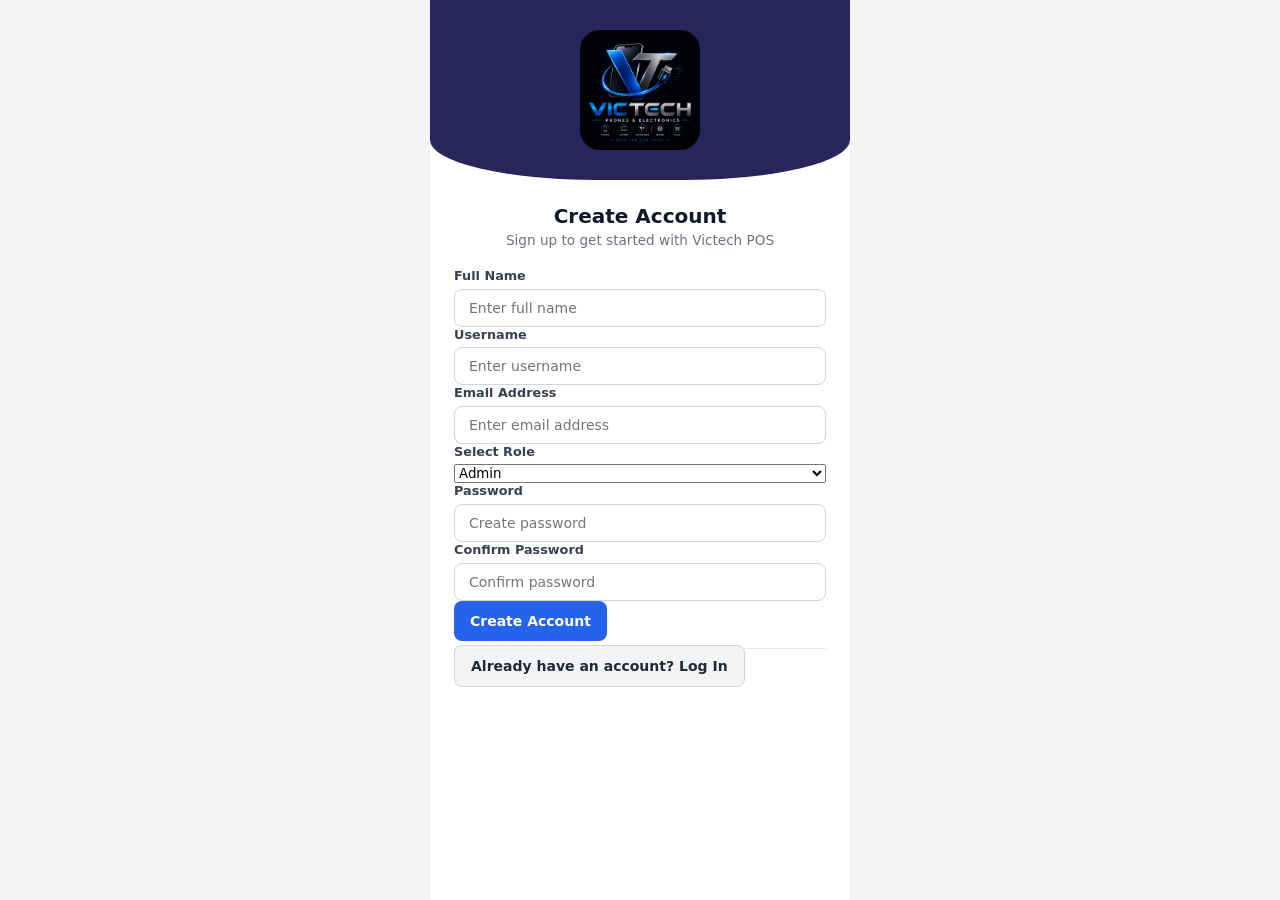
<file: frontendss/index.html>
<!DOCTYPE html>
<html lang="en">
<head>
  <meta charset="UTF-8">
  <meta name="viewport" content="width=device-width, initial-scale=1.0">
  <title>Sign Up - Victech POS</title>
  <link rel="stylesheet" href="signup.css">
</head>
<body>
  <div class="mobile-container">
    
    <!-- Top Curved Header -->
    <header class="logo-header">
      <div class="logo">
        <img src="logo.jpeg" alt="">
       
      </div>
    </header>

    <main class="signup-content">
      
      <!-- Welcome Subtitle -->
      <div class="welcome-block">
        <h2 class="title">Create Account</h2>
        <p class="subtitle">Sign up to get started with Victech POS</p>
      </div>

      <!-- Sign Up Form -->
      <form action= class="signup-form" id="form">
        
        <div class="form-group">
          <label for="fullname">Full Name</label>
          <input type="text" id="fullname" name="fullname" placeholder="Enter full name" required autocomplete="name">
        </div>

        <div class="form-group">
          <label for="username">Username</label>
          <input type="text" id="username" name="username" placeholder="Enter username" required autocomplete="username">
        </div>

        <div class="form-group">
          <label for="email">Email Address</label>
          <input type="email" id="email" name="email" placeholder="Enter email address" required autocomplete="email">
        </div>

        <div class="form-group">
          <label for="confirm-password">Select Role</label>
          <select name="" id="Role">
            <option value="">Admin</option>
            <option value="">Manager</option>
            <option value="">Cashier</option>
          </select>
        </div>

        <div class="form-group">
          <label for="password">Password</label>
          <input type="password" id="password" name="password" placeholder="Create password" required autocomplete="new-password">
        </div>

        <div class="form-group">
          <label for="confirm-password">Confirm Password</label>
          <input type="password" id="confirm-password" name="confirm_password" placeholder="Confirm password" required autocomplete="new-password">
        </div>
        

        <button type="submit" class="btn btn-primary">Create Account</button>

        <div class="divider">
          <span>or</span>
        </div>

        <a href="cover.html" class="btn btn-secondary">Already have an account? Log In</a>

      </form>

    </main>

  </div>



<script>
    const form = document.getElementById("form");

    form.addEventListener("submit", async function (event) {
        // Prevent the browser from submitting the form normally
        event.preventDefault();

        // Get valueqs from the form
        const fullname = document.getElementById("fullname").value;
        const username = document.getElementById("username").value;
        const email = document.getElementById("email").value;
        const Role = document.getElementById("Role").value;
        const password = document.getElementById("password").value;
        const confirmPassword = document.getElementById("confirm-password").value;

        // Check that passwords match
        if (password !== confirmPassword) {
            alert("Passwords do not match.");
            return;
        }

        // Send data to FastAPI
        try {
            const response = await fetch("http://127.0.0.1:8000/register", {
                method: "POST",

                headers: {
                    "Content-Type": "application/json"
                },

                body: JSON.stringify({
                    fullname: fullname,
                    username: username,
                    email: email,
                    role:Role,
                    password: password,
                    confirm_password: confirmPassword
                })
            });

            // Convert FastAPI response to JSON
            const data = await response.json();

            // Check if request was successful
            if (response.ok) {
                alert(data.message || "Account created successfully!");

                // Optional: redirect to login page
                window.location.href = "cover.html";
            } else {
                alert(data.detail || "Registration failed.");
            }

        } catch (error) {
            console.error("Connection error:", error);
            alert("Could not connect to the server.");
        }
    });
</script>

</body>
</html>
</file>
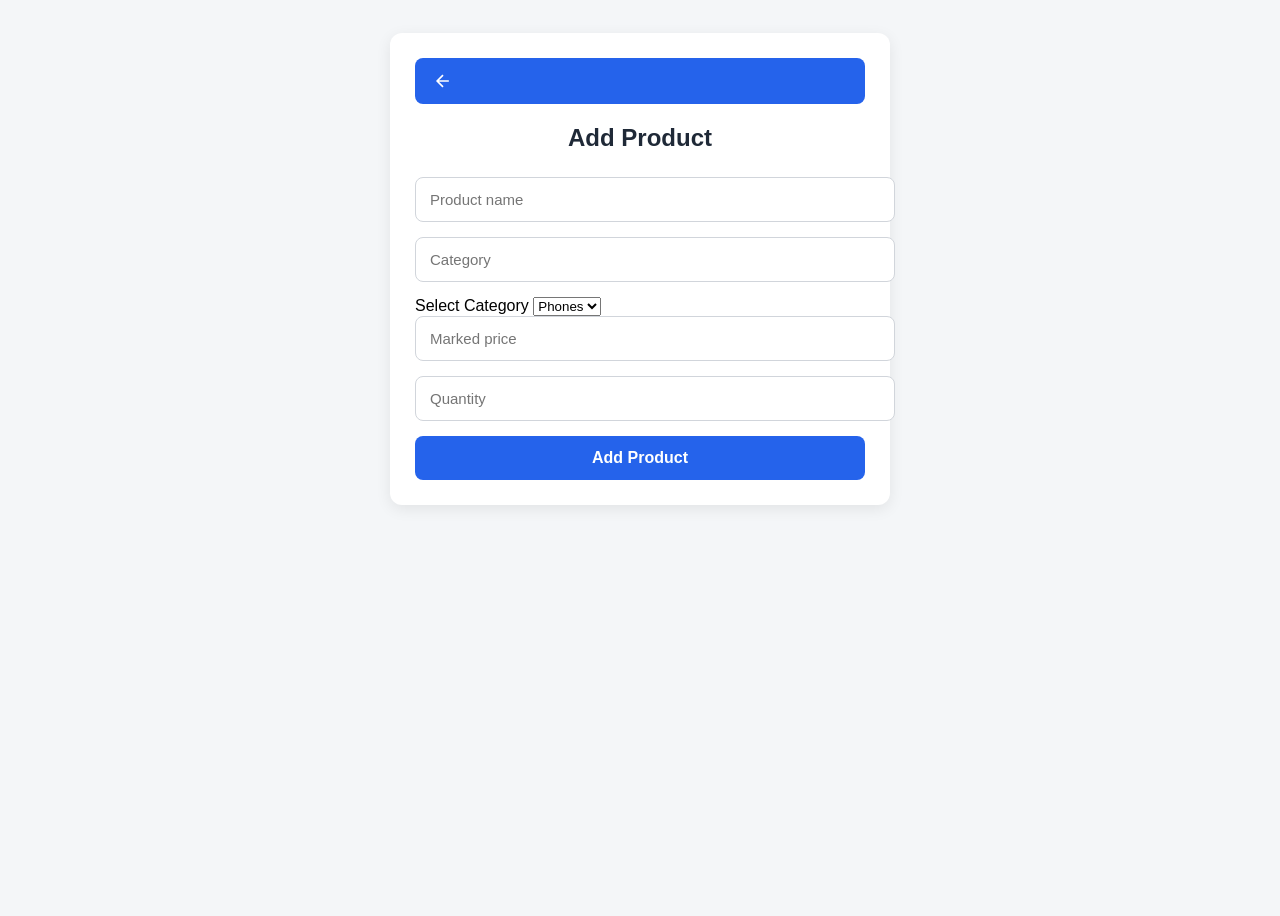
<file: frontendss/AddProducts.html>
<!DOCTYPE html>
<html lang="en">
<head>
    <meta charset="UTF-8">
    <meta name="viewport" content="width=device-width, initial-scale=1.0">
    <title>Add products</title>
    <link rel="stylesheet" href="addproducts.css">
</head>
<body>
    <div class="container">
        <!-- Add Product Form -->
        <div class="add-product-form">
            <button class="icon-bt " aria-label="Back" onclick="goTo('Dashboad.html')">
                <svg width="30" height="20" viewBox="0 0 24 24" fill="none" stroke="currentColor" stroke-width="2"><path d="M19 12H5M12 19l-7-7 7-7"/></svg>
            </button>

        <h2>Add Product</h2>

        <form id="form">
            <input type="text" id="product_name" placeholder="Product name">

            <input type="text" id="product_category" placeholder="Category">
            <label for="">Select Category</label>
            <select name="" id="">
                <option value="">Phones</option>
                <option value="">Laptop</option>
                <option value="">cables</option>
                <option value="">Laptop</option>
            </select>

          

            <input type="number" id="marked_price" placeholder="Marked price">


            <input type="number" id="quantity" placeholder="Quantity">

            <button type="submit" id="add_product-btn">
                Add Product
            </button>
        </form>

        </div>

    </div>

    <script>
        function goTo(page){
            window.location.href = page;
        }
        const form = document.getElementById("form");
        
        
        form.addEventListener("submit" , async function (event){

            event.preventDefault();

            const product_name = document.getElementById("product_name").value;
            const product_category = document.getElementById("product_category").value;
            const marked_price = document.getElementById("marked_price").value;
            const Quantity = document.getElementById("quantity").value;


             try {
            const response = await fetch("http://127.0.0.1:8000/products", {
                method: "POST",

                headers: {
                    "Content-Type": "application/json"
                },

                body: JSON.stringify({
                    name: product_name,
                    category: product_category,
                    marked_price: marked_price,
                    quantity: Quantity,
                })
            });

            // Convert FastAPI response to JSON
            const data = await response.json();

            // Check if request was successful
            if (response.ok) {
                alert(data.message || "producr added succeffully!");

                // Optional: redirect to login page
                window.location.href = "Dashboad.html";
            } else {
                alert(data.detail || " failed to add product.");
            }

        } catch (error) {
            console.error("Connection error:", error);
            alert("Could not connect to the server.");
        }


            


        });
    </script>
    
</body>
</html>
</file>
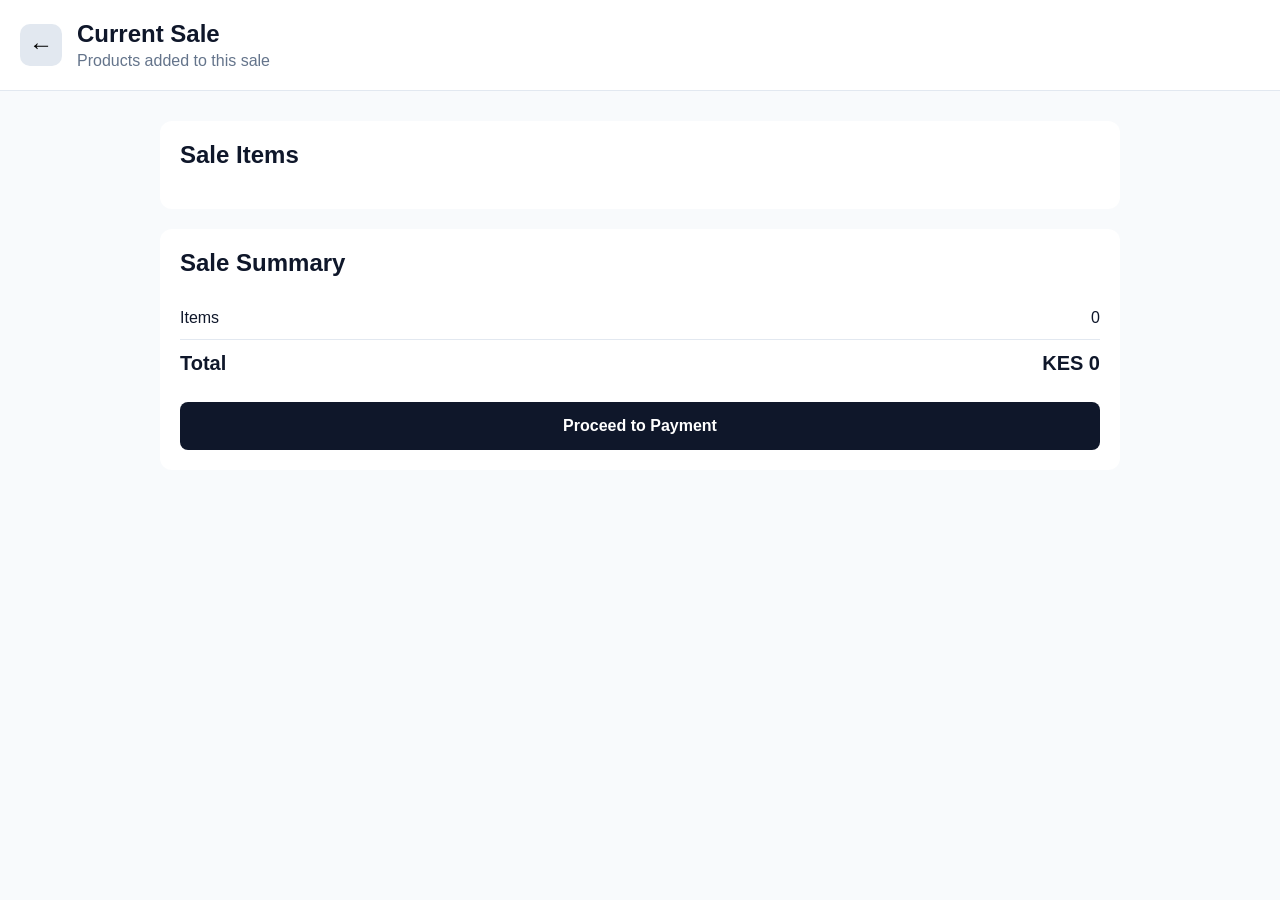
<file: frontendss/AddToSale.html>
<!DOCTYPE html>
<html lang="en">
<head>
    <meta charset="UTF-8">
    <meta name="viewport" content="width=device-width, initial-scale=1.0">

    <title>Current Sale</title>

    <link rel="stylesheet" href="addtosale.css">
</head>

<body>

    <!-- Header -->
    <header class="sale-header">

        <button class="back-btn" onclick="goBack()">
            ←
        </button>

        <div>
            <h1>Current Sale</h1>
            <p>Products added to this sale</p>
        </div>

    </header>


    <!-- Main content -->
    <main class="sale-container">

        <!-- Sale items -->
        <section class="sale-items">

            <h2>Sale Items</h2>

            <!-- Example product -->
            <div  id="sale-list">

                <!-- <div class="product-info">
                    <h3>Samsung A16</h3>
                    <p>KES 20,000 each</p>
                </div>

                <div class="quantity">
                    <button>-</button>

                    <span>1</span>

                    <button>+</button>
                </div>

                <div class="item-total">
                    KES 20,000
                </div>

                <button class="remove-btn">
                    ×
                </button> -->

            </div>


           

        </section>


        <!-- Sale summary -->
        <section class="sale-summary">

            <h2>Sale Summary</h2>

            <div class="summary-row">
                <span>Items</span>
                <span id="total-items">0</span>
            </div>

           

            <div class="summary-row total">
                <span>Total</span>
                <span id="total-price">KES 0</span>
            </div>

            <button class="checkout-btn" onclick="openPopup()">
                Proceed to Payment
            </button>

           <div id="payment-popup" class="payment-popup">

                <div class="payment-box">

                    <h2>Payment Type</h2>

                    <div class="payment-buttons">
                        <button id="cash-btn">Cash</button>
                        <button id="mobile-money-btn">Mobile Money</button>
                    </div>

                    <button id="close-payment" onclick="closePopup()">Cancel</button>

                </div>

            </div>

        </section>

    </main>


    <script>

        function goBack() {
            window.location.href="Dashboad.html";
        }

        function openPopup(){
            document.getElementById("payment-popup").style.display = "block";

        }
        function closePopup(){
            document.getElementById("payment-popup").style.display = "none";
        }


        const saleList = document.getElementById("sale-list");
        
        const sale = JSON.parse(localStorage.getItem("currentSale")) || [];
        let totalItems = 0;
        let totalPrice = 0;

        sale.forEach(function(product) {
            totalItems += product.quantity;
            totalPrice += product.price * product.quantity;
        });

        document.getElementById("total-items").textContent = totalItems;
        document.getElementById("total-price").textContent = "KES " + totalPrice;

        sale.forEach(function(product) {
            const saleItem = document.createElement("div");
            saleItem.className = "sale-item";

             saleItem.innerHTML = `
                <div class="product-info">
                    <h3>${product.name}</h3>
                    <p>KES ${product.price} each</p>
                </div>

                <div class="quantity">
                    <button class = "minus-btn">-</button>
                    <span>${product.quantity}</span>
                    <button class = "plus-btn">+</button>
                </div>

                <div class="item-total">
                    KES ${product.price * product.quantity}
                </div>

                <button class="remove-btn">×</button>
            `;

            saleList.appendChild(saleItem);

            const removeButton = saleItem.querySelector(".remove-btn");

            removeButton.onclick = function() {
                sale.splice(sale.indexOf(product), 1);

                localStorage.setItem("currentSale", JSON.stringify(sale));

                location.reload();
            };

            const plusButton = saleItem.querySelector(".plus-btn");

            plusButton.onclick = function() {
                product.quantity += 1;

                localStorage.setItem("currentSale", JSON.stringify(sale));

                location.reload();
            };

            const minus_btn = saleItem.querySelector(".minus-btn");
            minus_btn.onclick = function(){
                if(product.quantity > 1){
                    product.quantity -= 1;

                    localStorage.setItem("currentSale",JSON.stringify(sale));
                    location.reload();

                }else {
                    alert("Quantity cannot be less than 1")
                }
                

                
            }
                        
            
        });

        document.getElementById("cash-btn").onclick = async function() {

            const saleData = {
                payment_type: "cash",
                products: sale.map(function(product) {
                    return {
                        id: product.id,
                        quantity: product.quantity
                    };
                })
            };


            const response = await fetch("http://127.0.0.1:8000/sales",{
                method : "POST",
                headers : {
                    "Content-Type" : "application/json"
                },
                body: JSON.stringify(saleData)

            });

            const data = await response.json();


            if (response.ok) {

                alert("Sale completed successfully!");

                localStorage.removeItem("currentSale");

                window.location.href = "products.html";

            } else {

                alert(data.message || "Sale failed.");

            }



            
        };
       

    </script> 

</body>
</html>
</file>
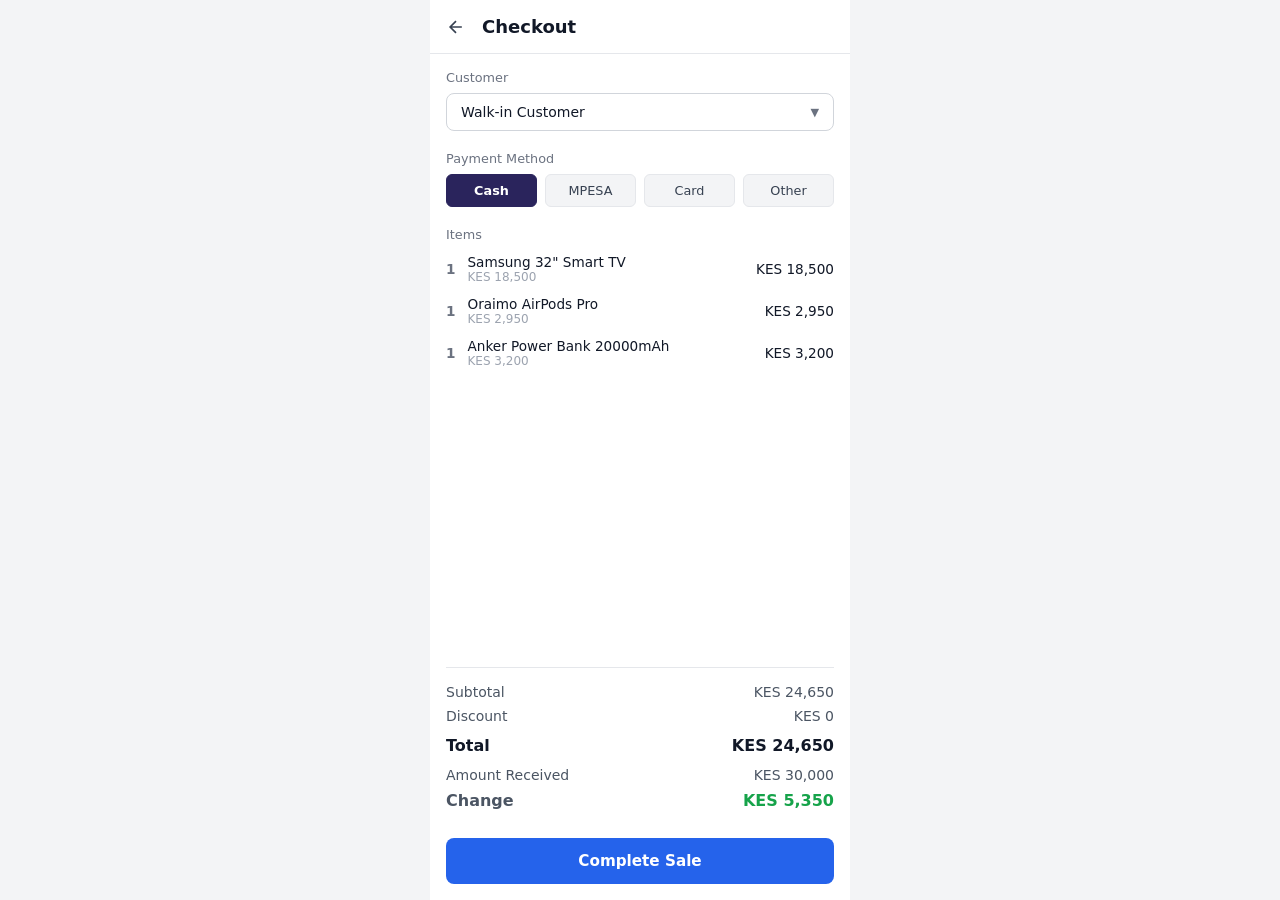
<file: frontendss/checkout.html>
<!DOCTYPE html>
<html lang="en">
<head>
  <meta charset="UTF-8">
  <meta name="viewport" content="width=device-width, initial-scale=1.0">
  <title>Checkout - Victech POS</title>
  <link rel="stylesheet" href="checkout.css">
</head>
<body>
  <div class="mobile-container">
    
    <!-- Header Bar -->
    <header class="app-header">
      <button class="icon-btn" aria-label="Back">
        <svg width="20" height="20" viewBox="0 0 24 24" fill="none" stroke="currentColor" stroke-width="2"><path d="M19 12H5M12 19l-7-7 7-7"/></svg>
      </button>
      <h1>Checkout</h1>
    </header>

    <main class="checkout-content">
      
      <!-- Customer Selector -->
      <div class="form-group">
        <label>Customer</label>
        <div class="select-box">
          <span>Walk-in Customer</span>
          <span class="chevron">▼</span>
        </div>
      </div>

      <!-- Payment Method Selection -->
      <div class="form-group">
        <label>Payment Method</label>
        <div class="payment-options">
          <button class="pay-btn active">Cash</button>
          <button class="pay-btn">MPESA</button>
          <button class="pay-btn">Card</button>
          <button class="pay-btn">Other</button>
        </div>
      </div>

      <!-- Order Items Preview -->
      <div class="items-summary">
        <span class="section-label">Items</span>
        
        <div class="item-row">
          <span class="qty">1</span>
          <div class="item-details">
            <span class="item-name">Samsung 32" Smart TV</span>
            <span class="item-meta">KES 18,500</span>
          </div>
          <span class="item-total">KES 18,500</span>
        </div>

        <div class="item-row">
          <span class="qty">1</span>
          <div class="item-details">
            <span class="item-name">Oraimo AirPods Pro</span>
            <span class="item-meta">KES 2,950</span>
          </div>
          <span class="item-total">KES 2,950</span>
        </div>

        <div class="item-row">
          <span class="qty">1</span>
          <div class="item-details">
            <span class="item-name">Anker Power Bank 20000mAh</span>
            <span class="item-meta">KES 3,200</span>
          </div>
          <span class="item-total">KES 3,200</span>
        </div>
      </div>

      <!-- Bill Totals & Change Calculation -->
      <div class="totals-block">
        <div class="total-row">
          <span>Subtotal</span>
          <span>KES 24,650</span>
        </div>
        <div class="total-row">
          <span>Discount</span>
          <span>KES 0</span>
        </div>
        <div class="total-row main-total">
          <strong>Total</strong>
          <strong>KES 24,650</strong>
        </div>
        <div class="total-row">
          <span>Amount Received</span>
          <span>KES 30,000</span>
        </div>
        <div class="total-row change-row">
          <strong>Change</strong>
          <strong class="text-success">KES 5,350</strong>
        </div>
      </div>

      <!-- Complete Action -->
      <button class="complete-btn">Complete Sale</button>

    </main>

  </div>
</body>
</html>
</file>
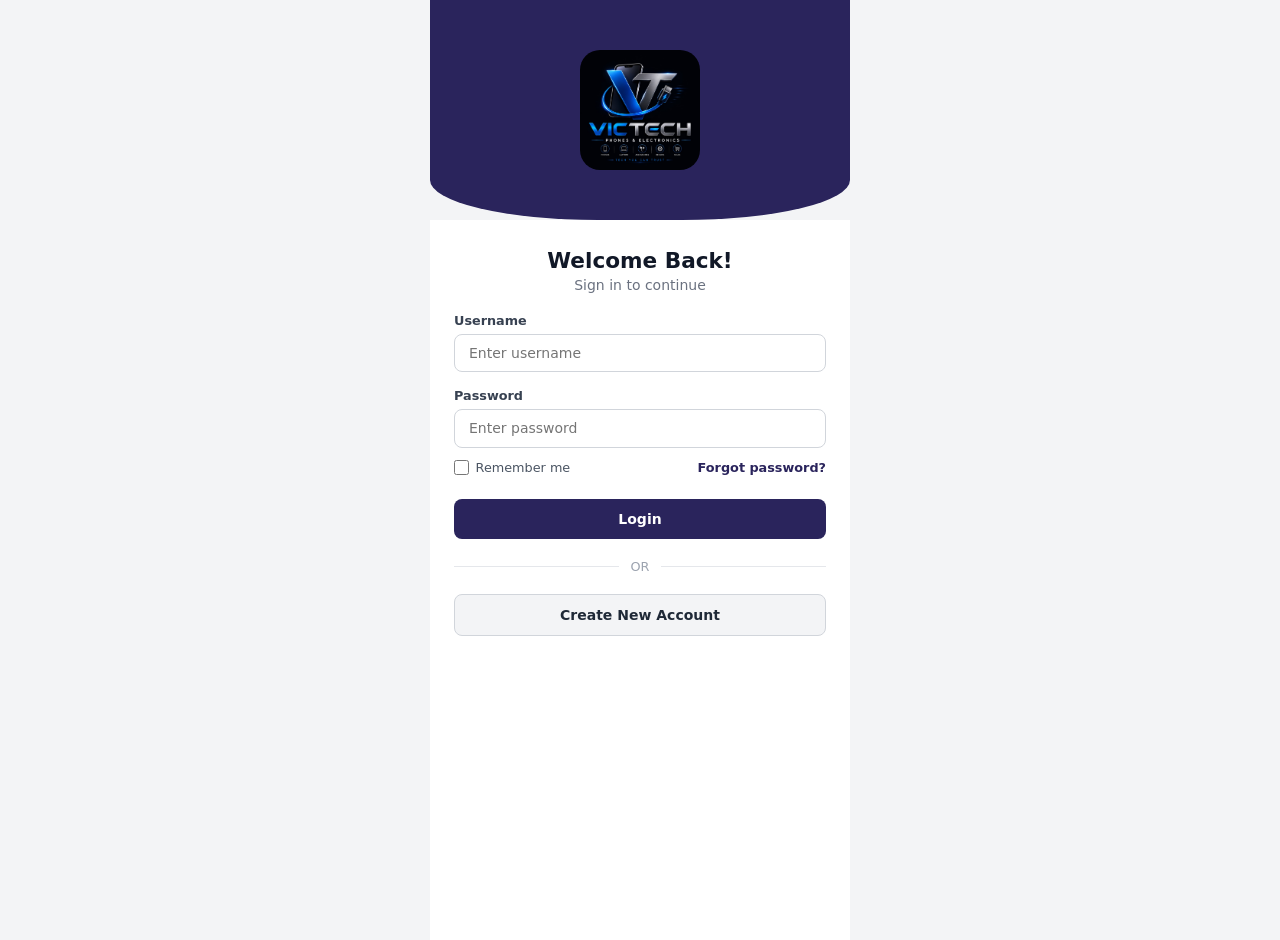
<file: frontendss/cover.html>
<!DOCTYPE html>
<html lang="en">
<head>
    <meta charset="UTF-8">
    <meta name="viewport" content="width=device-width, initial-scale=1.0">
    <title>cover</title>
    <link rel="stylesheet" href="cover.css">
</head>
<body>
    <header class="logo-header">
        <div class="logo">
            <img src="logo.jpeg" alt="">
        </div>
    </header>
        <div class="details">
            <div class="welcome-header">
                <h2 class="message">Welcome Back!</h2>
                <p class="subtitle">Sign in to continue</p>
            </div>

            <div class="sighn-up">
                <form   class="login-form" id="form">
                    <div class="form-group">
                        <label for="username">Username</label>
                        <input type="text" id="username" name="username" placeholder="Enter username" required autocomplete="username">
                    </div>

                    <div class="form-group">
                        <label for="password">Password</label>
                        <input type="password" id="password" name="password" placeholder="Enter password" required autocomplete="current-password">
                    </div>

                    <div class="form-actions">
                        <label class="checkbox-label">
                        <input type="checkbox" name="remember_me">
                        <span>Remember me</span>
                        </label>
                        <a href="/forgot-password" class="forgot-link">Forgot password?</a>
                    </div>

                    <button type="submit" class="btn btn-primary">Login</button>

                    <div class="divider">
                        <span>or</span>
                    </div>

                    <a href="signup.html" class="btn btn-secondary">Create New Account</a>
                </form>
            </div>




        </div>
         
    </div>
    <script>
        const form = document.getElementById("form");

        form.addEventListener("submit",async function (event){
            event.preventDefault();

            const username = document.getElementById("username").value;
            const password = document.getElementById("password").value;

            try{
                const response = await fetch("http://127.0.0.1:8000/login" , {
                    method:"POST",

                    headers:{
                        "Content-Type" :"application/json"
                    },

                    body: JSON.stringify({
                        username:username,
                        password: password

                    })
                });

                const data = await response.json();
                if(response.ok) {
                    alert(data.message || "login successfull");

                    window.location.href = "Dashboad.html";

                }else{
                    alert(data.detail || "invalid details")
                }


            }catch(error){
                console.error("Connection error:", error);
                alert("Could not connect to the server.");

                
            }

           
            
        });

    </script>
    
</body>
</html>
</file>
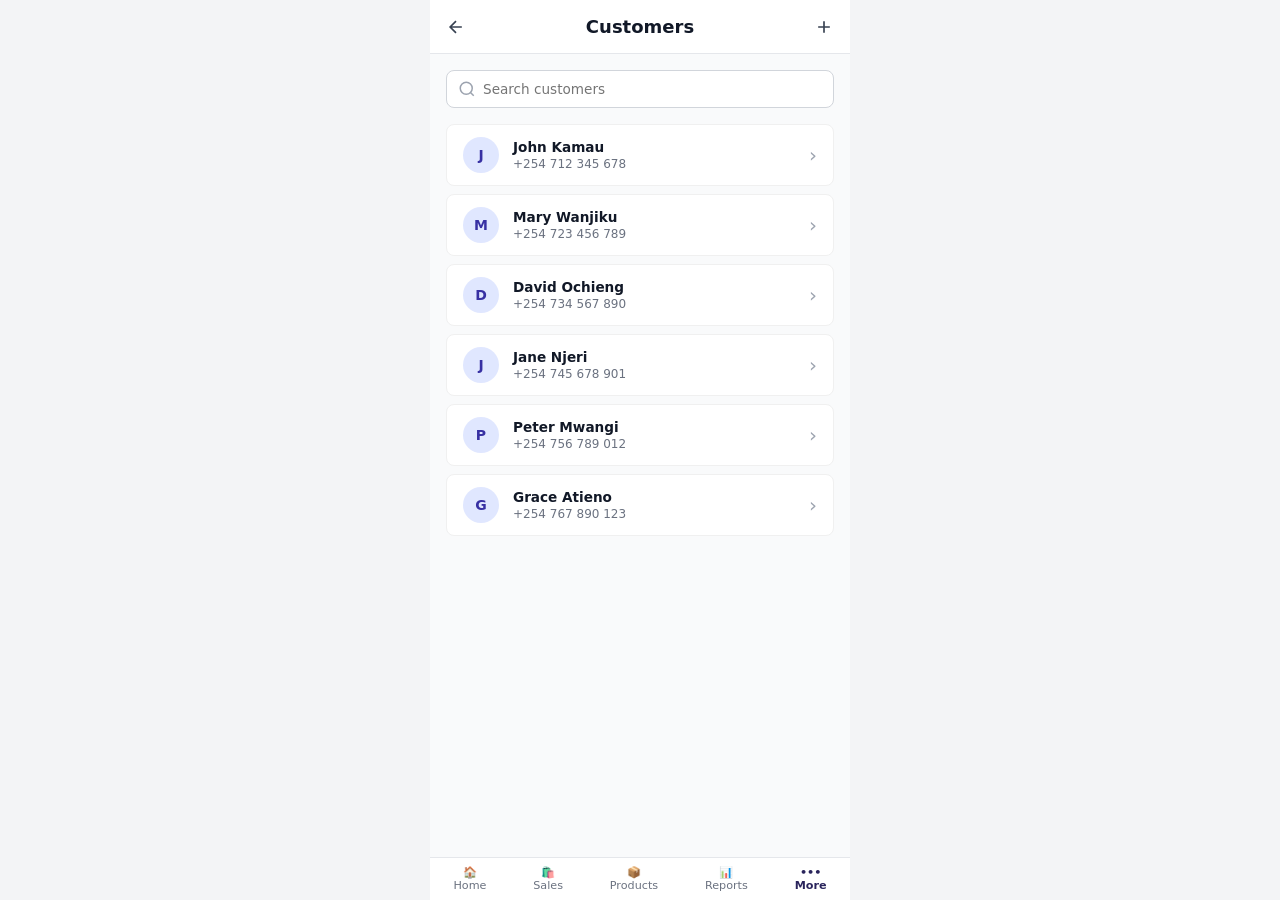
<file: frontendss/customers.html>
<!DOCTYPE html>
<html lang="en">
<head>
  <meta charset="UTF-8">
  <meta name="viewport" content="width=device-width, initial-scale=1.0">
  <title>Customers - Victech POS</title>
  <link rel="stylesheet" href="customer.css">
</head>
<body>
  <div class="mobile-container">
    
    <!-- Header -->
    <header class="app-header">
      <button class="icon-btn" aria-label="Back">
        <svg width="20" height="20" viewBox="0 0 24 24" fill="none" stroke="currentColor" stroke-width="2"><path d="M19 12H5M12 19l-7-7 7-7"/></svg>
      </button>
      <h1>Customers</h1>
      <button class="icon-btn" aria-label="Add Customer">
        <svg width="20" height="20" viewBox="0 0 24 24" fill="none" stroke="currentColor" stroke-width="2"><path d="M12 5v14M5 12h14"/></svg>
      </button>
    </header>

    <main class="customers-content">
      
      <!-- Search Input -->
      <div class="search-box">
        <svg class="search-icon" width="18" height="18" viewBox="0 0 24 24" fill="none" stroke="currentColor" stroke-width="2"><circle cx="11" cy="11" r="8"/><path d="M21 21l-4.35-4.35"/></svg>
        <input type="text" placeholder="Search customers">
      </div>

      <!-- Customer Directory List -->
      <div class="customer-list">
        
        <div class="card customer-card">
          <div class="avatar">J</div>
          <div class="details">
            <span class="name">John Kamau</span>
            <span class="phone">+254 712 345 678</span>
          </div>
          <span class="chevron">›</span>
        </div>

        <div class="card customer-card">
          <div class="avatar">M</div>
          <div class="details">
            <span class="name">Mary Wanjiku</span>
            <span class="phone">+254 723 456 789</span>
          </div>
          <span class="chevron">›</span>
        </div>

        <div class="card customer-card">
          <div class="avatar">D</div>
          <div class="details">
            <span class="name">David Ochieng</span>
            <span class="phone">+254 734 567 890</span>
          </div>
          <span class="chevron">›</span>
        </div>

        <div class="card customer-card">
          <div class="avatar">J</div>
          <div class="details">
            <span class="name">Jane Njeri</span>
            <span class="phone">+254 745 678 901</span>
          </div>
          <span class="chevron">›</span>
        </div>

        <div class="card customer-card">
          <div class="avatar">P</div>
          <div class="details">
            <span class="name">Peter Mwangi</span>
            <span class="phone">+254 756 789 012</span>
          </div>
          <span class="chevron">›</span>
        </div>

        <div class="card customer-card">
          <div class="avatar">G</div>
          <div class="details">
            <span class="name">Grace Atieno</span>
            <span class="phone">+254 767 890 123</span>
          </div>
          <span class="chevron">›</span>
        </div>

      </div>

    </main>

    <!-- Bottom Navigation Bar -->
    <nav class="bottom-nav">
      <a href="/home" class="nav-item">
        <span class="nav-icon">🏠</span>
        <span class="nav-label">Home</span>
      </a>
      <a href="/sales" class="nav-item">
        <span class="nav-icon">🛍️</span>
        <span class="nav-label">Sales</span>
      </a>
      <a href="/products" class="nav-item">
        <span class="nav-icon">📦</span>
        <span class="nav-label">Products</span>
      </a>
      <a href="/reports" class="nav-item">
        <span class="nav-icon">📊</span>
        <span class="nav-label">Reports</span>
      </a>
      <a href="/more" class="nav-item active">
        <span class="nav-icon">•••</span>
        <span class="nav-label">More</span>
      </a>
    </nav>

  </div>
</body>
</html>
</file>
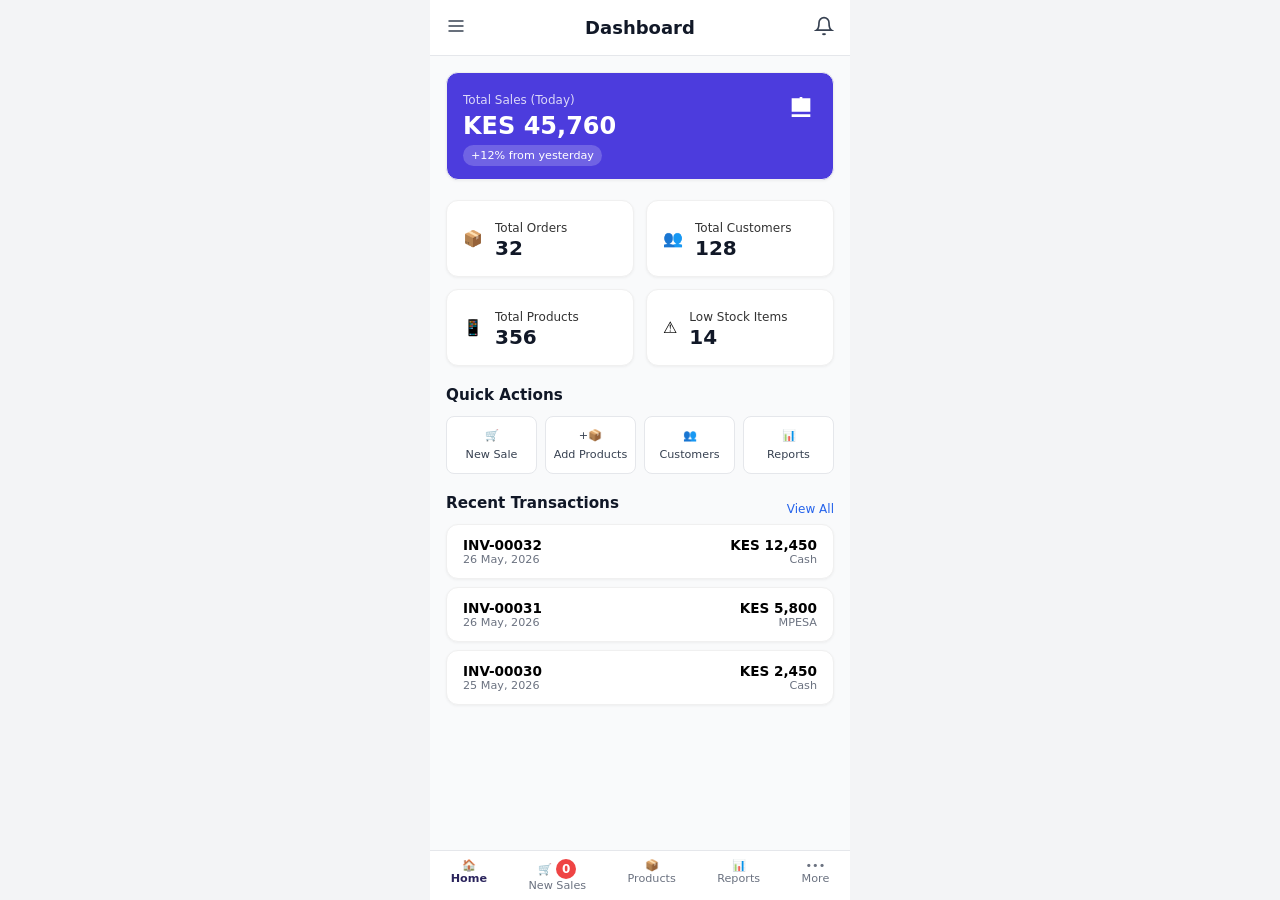
<file: frontendss/Dashboad.html>
<!DOCTYPE html>
<html lang="en">
<head>
  <meta charset="UTF-8">
  <meta name="viewport" content="width=device-width, initial-scale=1.0">
  <title>Dashboard - Victech POS</title>
  <link rel="stylesheet" href="Dashboad.css">
</head>
<body>
  <div class="mobile-container">
    
    <!-- Top Header Bar -->
    <header class="app-header">
      <button class="icon-btn" aria-label="Open menu">
        <svg width="20" height="20" viewBox="0 0 24 24" fill="none" stroke="currentColor" stroke-width="2"><path d="M3 12h18M3 6h18M3 18h18"/></svg>
      </button>
      <h1>Dashboard</h1>
      <button class="icon-btn" aria-label="Notifications">
        <svg width="20" height="20" viewBox="0 0 24 24" fill="none" stroke="currentColor" stroke-width="2"><path d="M18 8A6 6 0 0 0 6 8c0 7-3 9-3 9h18s-3-2-3-9"/><path d="M13.73 21a2 2 0 0 1-3.46 0"/></svg>
      </button>
    </header>

    <main class="dashboard-content">
      
      <!-- Primary Banner Card -->
      <section class="card banner-card">
        <div class="banner-info">
          <span class="card-label">Total Sales (Today)</span>
          <h2 class="amount">KES 45,760</h2>
          <span class="badge positive">+12% from yesterday</span>
        </div>
        <div class="banner-icon">
          <svg width="32" height="32" viewBox="0 0 24 24" fill="currentColor"><path d="M5 19h14v2H5zM19 17H5V7h14v10zM7 9h2v6H7zm4-3h2v9h-2zm4 5h2v4h-2z"/></svg>
        </div>
      </section>

      <!-- 2x2 Metric Grid -->
      <section class="metrics-grid">
        <div class="card metric-card">
          <div class="metric-icon">📦</div>
          <div class="metric-data">
            <span class="card-label">Total Orders</span>
            <h3 id="products">
              32
            </h3>
          </div>
        </div>

        <div class="card metric-card">
          <div class="metric-icon">👥</div>
          <div class="metric-data">
            <span class="card-label">Total Customers</span>
            <h3>128</h3>
          </div>
        </div>

        <div class="card metric-card">
          <div class="metric-icon">📱</div>
          <div class="metric-data">
            <span class="card-label">Total Products</span>
            <h3>356</h3>
          </div>
        </div>

        <div class="card metric-card">
          <div class="metric-icon warning">⚠️</div>
          <div class="metric-data">
            <span class="card-label">Low Stock Items</span>
            <h3 class="text-danger">14</h3>
          </div>
        </div>
      </section>

      <!-- Quick Actions Grid -->
      <section class="section-block">
        <h2 class="section-title">Quick Actions</h2>
        <div class="quick-actions-grid">
          <button class="action-btn" onclick="goTo('AddToSale.html')">
            <span class="action-icon">🛒</span>
            <span>New Sale</span>
          </button>
          <button class="action-btn" onclick="goTo('AddProducts.html')">
            <span class="action-icon">+📦</span>
            <span> Add Products</span>
          </button>
          <button class="action-btn">
            <span class="action-icon">👥</span>
            <span>Customers</span>
          </button>
          <button class="action-btn">
            <span class="action-icon">📊</span>
            <span>Reports</span>
          </button>
        </div>
      </section>

      <!-- Recent Transactions List -->
      <section class="section-block">
        <div class="section-header">
          <h2 class="section-title">Recent Transactions</h2>
          <a href="/transactions" class="see-all">View All</a>
        </div>

        <div class="transaction-list">
          <div class="card transaction-item">
            <div class="tx-info">
              <strong>INV-00032</strong>
              <small>26 May, 2026</small>
            </div>
            <div class="tx-amount">
              <strong>KES 12,450</strong>
              <span class="pay-method">Cash</span>
            </div>
          </div>

          <div class="card transaction-item">
            <div class="tx-info">
              <strong>INV-00031</strong>
              <small>26 May, 2026</small>
            </div>
            <div class="tx-amount">
              <strong>KES 5,800</strong>
              <span class="pay-method">MPESA</span>
            </div>
          </div>

          <div class="card transaction-item">
            <div class="tx-info">
              <strong>INV-00030</strong>
              <small>25 May, 2026</small>
            </div>
            <div class="tx-amount">
              <strong>KES 2,450</strong>
              <span class="pay-method">Cash</span>
            </div>
          </div>
        </div>
      </section>

    </main>

    <!-- Bottom Navigation Bar -->
    <nav class="bottom-nav">
      <a href="Dashboad.html" class="nav-item active">
        <span class="nav-icon">🏠</span>
        <span class="nav-label">Home</span>
      </a>
      <a href="AddToSale.html" class="nav-item">
        
        <span class="nav-icon"> 🛒<span id="sale-count" class="sale-count">0</span></span>
        <span class="nav-label">New Sales</span>
      </a>
      <a href="products.html" class="nav-item">
        <span class="nav-icon">📦</span>
        <span class="nav-label">Products</span>
      </a>
      <a href="reports.html" class="nav-item">
        <span class="nav-icon">📊</span>
        <span class="nav-label">Reports</span>
      </a>
      <a href="more.html" class="nav-item">
        <span class="nav-icon">•••</span>
        <span class="nav-label">More</span>
      </a>
    </nav>

  </div>
</body>
<script>
  function goTo(page){
    window.location.href = page;
  }

  const sale = JSON.parse(localStorage.getItem("currentSale")) || [];
  let totalItems = 0;

  sale.forEach(function(product){
    totalItems += product.quantity;
  });

  document.getElementById("sale-count").textContent = totalItems;
</script>
</html>
</file>
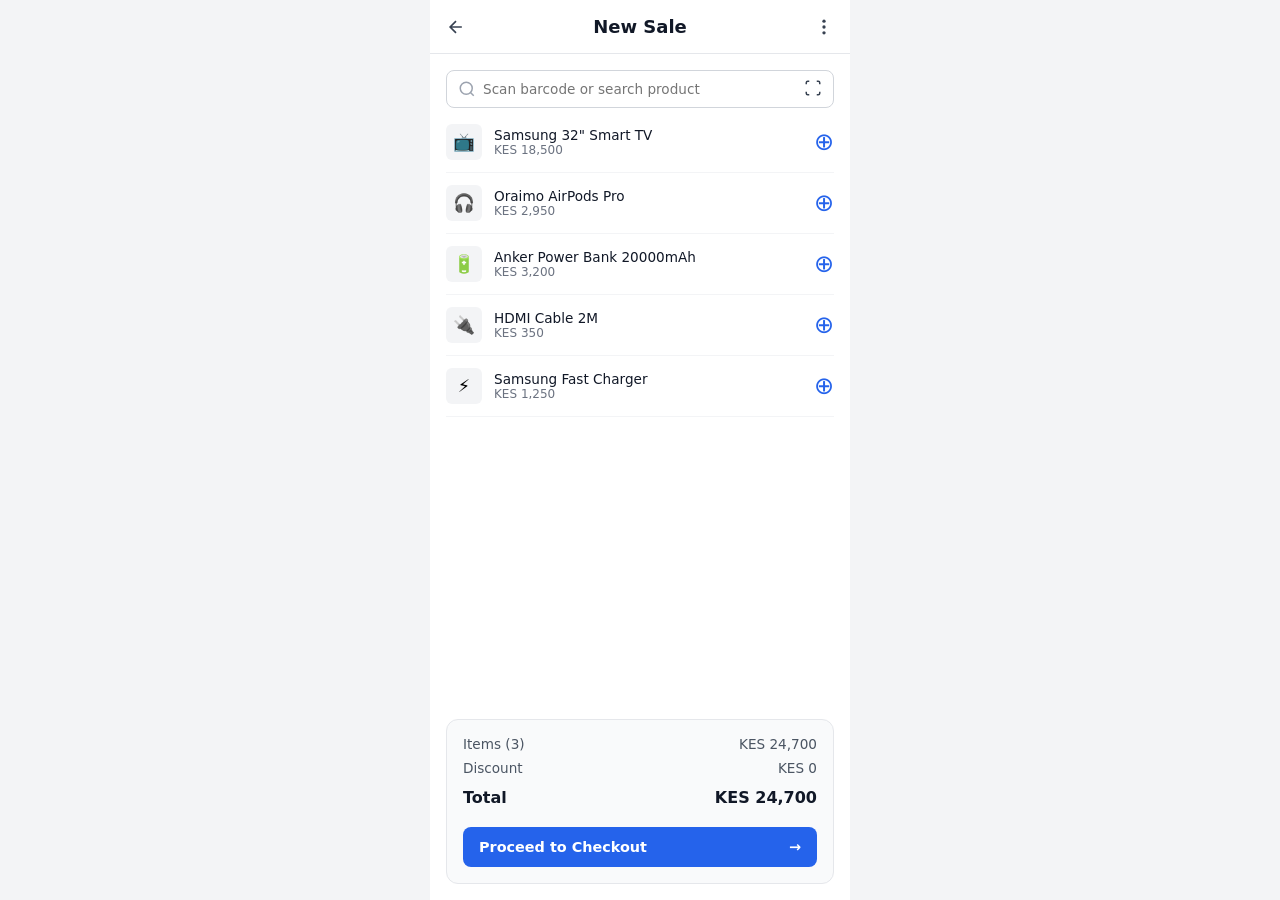
<file: frontendss/newsales.html>
<!DOCTYPE html>
<html lang="en">
<head>
  <meta charset="UTF-8">
  <meta name="viewport" content="width=device-width, initial-scale=1.0">
  <title>New Sale - Victech POS</title>
  <link rel="stylesheet" href="newsales.css">
</head>
<body>
  <div class="mobile-container">
    
    <!-- App Header -->
    <header class="app-header">
      <button class="icon-btn" aria-label="Back">
        <svg width="20" height="20" viewBox="0 0 24 24" fill="none" stroke="currentColor" stroke-width="2"><path d="M19 12H5M12 19l-7-7 7-7"/></svg>
      </button>
      <h1>New Sale</h1>
      <button class="icon-btn" aria-label="More options">
        <svg width="20" height="20" viewBox="0 0 24 24" fill="currentColor">
          <circle cx="12" cy="5" r="2"/><circle cx="12" cy="12" r="2"/><circle cx="12" cy="19" r="2"/>
        </svg>
      </button>
    </header>

    <main class="sale-content">
      
      <!-- Search & Barcode Scan Bar -->
      <div class="search-box">
        <svg class="search-icon" width="18" height="18" viewBox="0 0 24 24" fill="none" stroke="currentColor" stroke-width="2"><circle cx="11" cy="11" r="8"/><path d="M21 21l-4.35-4.35"/></svg>
        <input type="text" placeholder="Scan barcode or search product">
        <button class="scan-btn" aria-label="Scan barcode">
          <svg width="18" height="18" viewBox="0 0 24 24" fill="none" stroke="currentColor" stroke-width="2"><path d="M3 7V5a2 2 0 0 1 2-2h2M17 3h2a2 2 0 0 1 2 2v2M21 17v2a2 2 0 0 1-2 2h-2M7 21H5a2 2 0 0 1-2-2v-2"/></svg>
        </button>
      </div>

      <!-- Selectable Products List -->
      <div class="product-selection-list">
        
        <div class="product-item">
          <div class="thumb">📺</div>
          <div class="details">
            <span class="name">Samsung 32" Smart TV</span>
            <span class="price">KES 18,500</span>
          </div>
          <button class="add-btn" aria-label="Add item">⊕</button>
        </div>

        <div class="product-item">
          <div class="thumb">🎧</div>
          <div class="details">
            <span class="name">Oraimo AirPods Pro</span>
            <span class="price">KES 2,950</span>
          </div>
          <button class="add-btn" aria-label="Add item">⊕</button>
        </div>

        <div class="product-item">
          <div class="thumb">🔋</div>
          <div class="details">
            <span class="name">Anker Power Bank 20000mAh</span>
            <span class="price">KES 3,200</span>
          </div>
          <button class="add-btn" aria-label="Add item">⊕</button>
        </div>

        <div class="product-item">
          <div class="thumb">🔌</div>
          <div class="details">
            <span class="name">HDMI Cable 2M</span>
            <span class="price">KES 350</span>
          </div>
          <button class="add-btn" aria-label="Add item">⊕</button>
        </div>

        <div class="product-item">
          <div class="thumb">⚡</div>
          <div class="details">
            <span class="name">Samsung Fast Charger</span>
            <span class="price">KES 1,250</span>
          </div>
          <button class="add-btn" aria-label="Add item">⊕</button>
        </div>

      </div>

      <!-- Order Summary Card -->
      <div class="summary-card">
        <div class="summary-row">
          <span>Items (3)</span>
          <span class="val">KES 24,700</span>
        </div>
        <div class="summary-row">
          <span>Discount</span>
          <span class="val">KES 0</span>
        </div>
        <div class="summary-row total">
          <strong>Total</strong>
          <strong class="total-amount">KES 24,700</strong>
        </div>

        <a href="/checkout" class="checkout-btn">
          <span>Proceed to Checkout</span>
          <span>→</span>
        </a>
      </div>

    </main>

  </div>
</body>
</html>
</file>
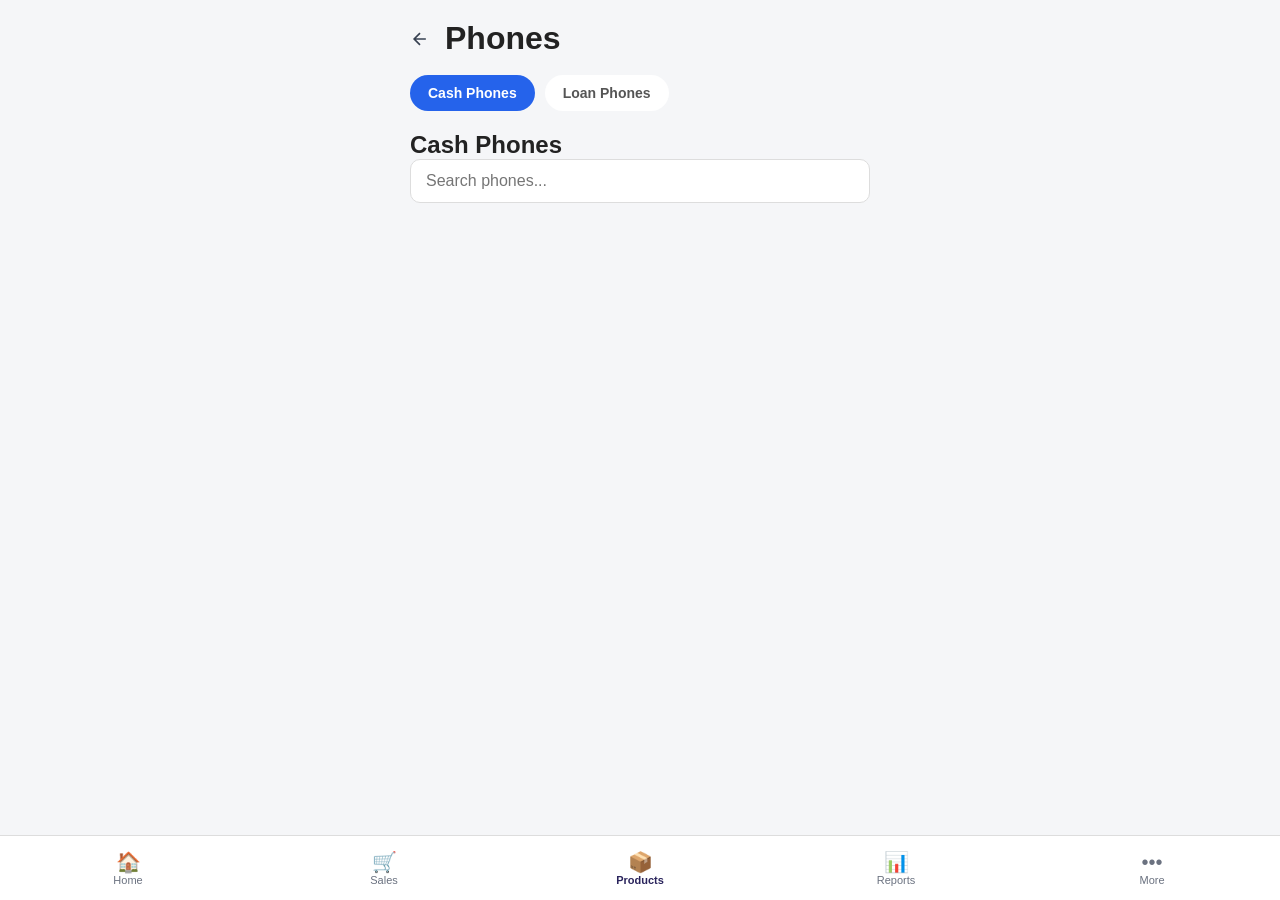
<file: frontendss/phones.html>
<!DOCTYPE html>
<html lang="en">
<head>
    <meta charset="UTF-8">
    <meta name="viewport" content="width=device-width, initial-scale=1.0">
    <title>phones</title>
    <link rel="stylesheet" href="phone.css">
</head>
<body>
    <div class="container">
            <!-- HEADER -->
            <div class="header">
                <a href="products.html">
                    <button class="icon-btn" aria-label="Back">
                        <svg width="20" height="20" viewBox="0 0 24 24" fill="none" stroke="currentColor" stroke-width="2"><path d="M19 12H5M12 19l-7-7 7-7"/></svg>
                    </button>
                </a>
                <h1>Phones</h1>
            </div>


            <!-- CATEGORY TABS -->
            <div class="category-tabs">

                <button class="category-tab active" data-index="0">
                    Cash Phones
                </button>

                <button class="category-tab" data-index="1">
                    Loan Phones
                </button>

            </div>


         <!-- SWIPEABLE AREA -->
            <div class="category-container" id="categoryContainer">


            <!-- ================= CASH PHONES ================= -->
            <section class="section category-page">

                <h2 class="section-title">
                    Cash Phones
                </h2>
                <div class="search-box">
                    <input
                        type="search"
                        id="phoneSearch"
                        placeholder="Search phones..."
                    >
                </div>



                <!-- Samsung A16 -->
                <div class="product-list"
                    id="product-list"
                    >

                    <!-- <div class="image">
                        <img
                            src="OIP.jpg"
                            alt="Samsung A16">
                    </div>

                    <div class="product-info">

                        <span class="product-name">
                            Samsung A16
                        </span>

                        <span class="price">
                            KES 18,000
                        </span>

                        <span class="stock">
                            Stock: 10
                        </span>

                    </div>

                    <span class="arrow">
                        ›
                    </span> -->

                </div>

                <!-- product details  -->

             <div class="modal" id="productModal"  >

                <div class="modal-content">

                    <!-- Close button -->
                    <button class="close-btn" onclick="closeModal()">
                        ×
                    </button>

                    <!-- Product image -->
                    <div class="modal-image">
                        <img src="OIP.jpg" alt="Samsung A16">
                    </div>

                    <!-- Product name -->
                    <h2 id="modalProduct">
                        Samsung A16
                    </h2>

                    <!-- Product price -->
                    <p id="modalPrice">
                        KES 18,000
                    </p>

                    <!-- Quantity -->
                    <label for="quantity">
                        Quantity
                    </label>

                    <input
                        type="number"
                        id="quantity"
                        value="1"
                        min="1"
                    >

                    <!-- Actions -->
                    <div class="modal-action">

                        <button
                            class="stock-btn"
                            onclick="addStock()">
                            Add Stock
                        </button>
                        <p style="display:none ;" id="sucadd">
                            Stock added succesfylly
                        </p>

                        <button class="sell-btn" onclick="sellProduct()">
                            Sell
                        </button>

                        <div id="priceModal" class="modal">
                            <div class="modal-content">
                                <h2>Sell Product</h2>

                                <label for="sellingPrice">Selling Price:</label>
                                <input type="number" id="sellingPrice" placeholder="Enter price" min="0">

                                <div class="modal-button">
                                    <button onclick="confirmSale()">Confirm Sale</button>
                                    <button onclick="closeSell()">Cancel</button>
                                </div>
                            </div>
                        </div>


                    </div>

                </div>

            </div>



            </section>


            <!-- ================= LOAN PHONES ================= -->
            <section class="section category-page">

                <h2 class="section-title">
                    Loan Phones
                </h2>
                <div class="search-box">
                    <input
                        type="search"
                        id="phoneSearch"
                        placeholder="Search phones..."
                    >
                </div>



                <!-- Samsung A16 -->
                <div class="product-card"
                    onclick="openPhone('Samsung A16', 'loan')">

                    <div class="image">
                        <img
                            src="OIP.jpg"
                            alt="Samsung A16">
                    </div>

                    <div class="product-info">

                        <span class="product-name">
                            Samsung A16
                        </span>

                        <span class="price">
                            Deposit: KES 3,000
                        </span>

                        <span class="stock">
                            Stock: 10
                        </span>

                    </div>

                    <span class="arrow">
                        ›
                    </span>

                </div>


              

            </section>

             <nav class="bottom-nav">

            <div class="nav-item" onclick="goTo('Dashboad.html')">
                <span>🏠</span>
                <small>Home</small>
            </div>

            <div class="nav-item" onclick="goTo('sales.html')">
                <span>🛒 </span><span></span>
                <small>Sales</small>
            </div>

            <div class="nav-item active" onclick="goTo('products.html')">
                <span>📦</span>
                <small>Products</small>
            </div>

            <div class="nav-item" onclick="goTo('reports.html')">
                <span>📊</span>
                <small>Reports</small>
            </div>

            <div class="nav-item" onclick="goTo('more.html')">
                <span>•••</span>
                <small>More</small>
            </div>

        </nav>

        </div>
        
       



    </div>
    <script>
        function openPhone() { 
            document.getElementById("productModal").style.display = "block";

            } 
        function closeModal(){
            document.getElementById("productModal").style.display = "none";

        }
        function addStock(){
            document.getElementById("sucadd").style.display="block";

        }

       
        function goTo(page){
            window.location.href = page;

        }
        function sellProduct() {
            document.getElementById("priceModal").style.display = "flex";

            // Automatically focus the price input
            document.getElementById("sellingPrice").focus();
        }

        function closeSell() {
            document.getElementById("priceModal").style.display = "none";
        }

        function confirmSale() {
            const price = document.getElementById("sellingPrice").value;

            if (price === "" || price <= 0) {
                alert("Please enter a valid selling price.");
                return;
            }

            alert("Product sold successfully for " + price);

            closeModal();
        }
       function addToSale(phone) {

            let sale = JSON.parse(localStorage.getItem("currentSale")) || [];

            const existingProduct = sale.find(function(product) {
                return product.id === phone.id;
            });

            if (existingProduct) {

                existingProduct.quantity += 1;

            } else {

                sale.push({
                    id: phone.id,
                    name: phone.name,
                    price: phone.marked_price,
                    quantity: 1
                });

            }

            localStorage.setItem("currentSale", JSON.stringify(sale));

            alert("product added successfully")
        }
        

        

        
        
        const categoryContainer = document.getElementById("categoryContainer"); 
        const categoryTabs = document.querySelectorAll(".category-tab"); 
        /* -------------------------------- CLICK CATEGORY -------------------------------- */ 
        categoryTabs.forEach(function(tab) { tab.addEventListener("click", function() { const index = Number(this.dataset.index);
        
        categoryContainer.scrollTo({ left: categoryContainer.clientWidth * index, behavior: "smooth" }); }); }); 
        /* -------------------------------- DETECT SWIPE / SCROLL -------------------------------- */
        categoryContainer.addEventListener("scroll", function() { const index = Math.round( categoryContainer.scrollLeft / categoryContainer.clientWidth ); categoryTabs.forEach(function(tab, i) { tab.classList.toggle( "active", i === index ); }); });

            /* -------------------------------- OPEN PHONE -------------------------------- */
         

        // fetch data from db
        async function loadProducts() {
            const response = await fetch("http://127.0.0.1:8000/products");
            const products = await response.json();

            const productList = document.getElementById("product-list");

            const phones = products.filter(function(product) {
                    return product.category === "phones";
                });

                console.log(phones)
            phones.forEach(function(phone){
              const productCard = document.createElement("div");
              productCard.className = "product-card";

               productCard.innerHTML = `
                    <div class="product-thumb">📱</div>

                    <div class="product-details">
                        <span class="product-title">${phone.name}</span>
                        <span>KES ${phone.marked_price}</span>
                        <span>Stock: ${phone.quantity}</span>
                    </div>

                    <span class="chevron">›</span>
                `;
                productList.appendChild(productCard);

                productCard.onclick = function() {
                addToSale(phone);
                 };

               

        

            });
            

            
            
        }
        loadProducts();




    </script> 
    
</body>
</html>
</file>
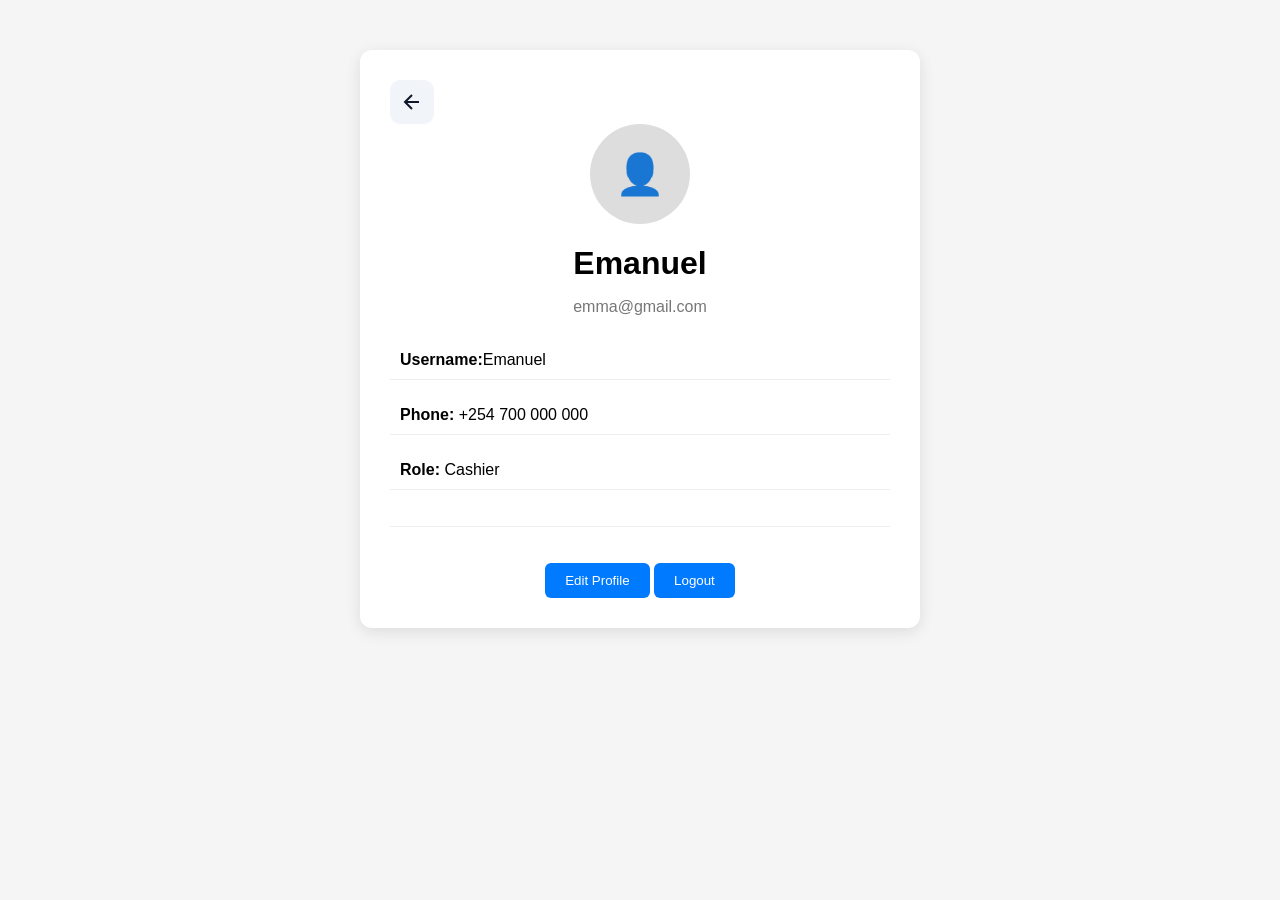
<file: frontendss/profile.html>
<!DOCTYPE html>
<html lang="en">
<head>
    <meta charset="UTF-8">
    <meta name="viewport" content="width=device-width, initial-scale=1.0">
    <title>Profile</title>

    <style>
        body {
            font-family: Arial, sans-serif;
            background-color: #f5f5f5;
            margin: 0;
            padding: 0;
        }

        .profile-container {
            max-width: 500px;
            margin: 50px auto;
            background: white;
            padding: 30px;
            border-radius: 12px;
            box-shadow: 0 4px 15px rgba(0, 0, 0, 0.1);
            text-align: center;
        }

        .profile-picture {
            width: 100px;
            height: 100px;
            border-radius: 50%;
            background-color: #ddd;
            margin: 0 auto 20px;
            display: flex;
            align-items: center;
            justify-content: center;
            font-size: 40px;
        }

        h1 {
            margin-bottom: 5px;
        }

        .email {
            color: #777;
            margin-bottom: 25px;
        }

        .profile-info {
            text-align: left;
            margin-top: 20px;
        }

        .profile-info p {
            padding: 10px;
            border-bottom: 1px solid #eee;
        }

        .edit-button {
            margin-top: 20px;
            padding: 10px 20px;
            border: none;
            border-radius: 6px;
            background-color: #007bff;
            color: white;
            cursor: pointer;
        }

        .edit-button:hover {
            background-color: #0056b3;
        }
        .icon-bt {
    width: 44px;
    height: 44px;

    display: flex;
    align-items: center;
    justify-content: center;

    border: none;
    border-radius: 10px;

    background: #f1f5f9;
    color: #0f172a;

    cursor: pointer;

    transition: all 0.2s ease;
    }

    .icon-bt:hover {
        background: #e2e8f0;
        transform: translateX(-2px);
    }

    .icon-bt:active {
        transform: scale(0.95);
    }

    .icon-bt svg {
        width: 24px;
        height: 24px;
    }
    </style>
</head>

<body>

    <div class="profile-container">
        <button class="icon-bt " aria-label="Back" onclick="goTo('Dashboad.html')">
                <svg width="30" height="20" viewBox="0 0 24 24" fill="none" stroke="currentColor" stroke-width="2"><path d="M19 12H5M12 19l-7-7 7-7"/></svg>
        </button>

        <div class="profile-picture">
            👤
        </div>

        <h1>Emanuel</h1>
        <p class="email">emma@gmail.com</p>

        <div class="profile-info">
            <p><strong>Username:</strong>Emanuel</p>
            <p><strong>Phone:</strong> +254 700 000 000</p>
            <p><strong>Role:</strong> Cashier</p>
            <p><strong></strong></p>
        </div>

        <button class="edit-button" onclick="editProfile()">
            Edit Profile
        </button>
         <button class="edit-button" onclick="editProfile()">
             Logout
        </button>
        <div class="profile-info" id="editProfile" style="display: none;">

            <h3>Edit Profile</h3>

            <label for="edit-name">Full Name</label>
            <input type="text" id="edit-name">

            <label for="edit-username">Username</label>
            <input type="text" id="edit-username">

            <label for="edit-email">Email</label>
            <input type="email" id="edit-email">

            <div class="edit-actions">
                <button onclick="saveProfile()">Save Changes</button>
                <button onclick="closeEditProfile()">Cancel</button>
            </div>

        </div>

    </div>

    <script>
        function editProfile() {
            document.getElementById("editProfile").style.display = "block";
            
        }
        function goTo(page){
            window.location.href = "Dashboad.html"
        }


    </script>

</body>
</html>
</file>
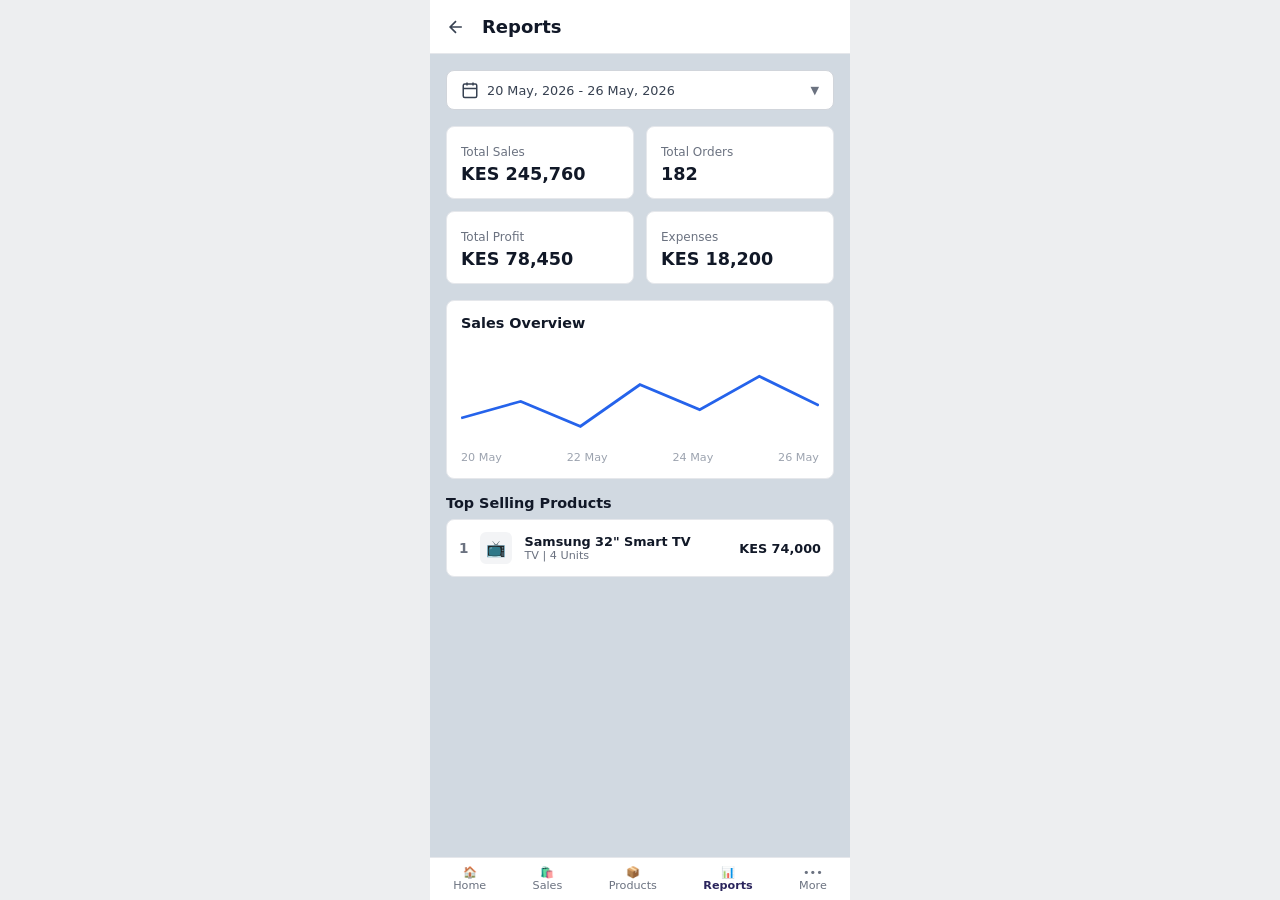
<file: frontendss/reports.html>
<!DOCTYPE html>
<html lang="en">
<head>
  <meta charset="UTF-8">
  <meta name="viewport" content="width=device-width, initial-scale=1.0">
  <title>Reports - Victech POS</title>
  <link rel="stylesheet" href="reports.css">
</head>
<body>
  <div class="mobile-container">
    
    <!-- Header -->
    <header class="app-header">
      <button class="icon-btn" aria-label="Back" onclick="goTo('Dashboad.html')">
        <svg width="20" height="20" viewBox="0 0 24 24" fill="none" stroke="currentColor" stroke-width="2"><path d="M19 12H5M12 19l-7-7 7-7"/></svg>
      </button>
      <h1>Reports</h1>
    </header>

    <main class="reports-content">
      
      <!-- Date Range Selector -->
      <div class="date-selector">
        <svg width="18" height="18" viewBox="0 0 24 24" fill="none" stroke="currentColor" stroke-width="2"><rect x="3" y="4" width="18" height="18" rx="2" ry="2"/><line x1="16" y1="2" x2="16" y2="6"/><line x1="8" y1="2" x2="8" y2="6"/><line x1="3" y1="10" x2="21" y2="10"/></svg>
        <span>20 May, 2026 - 26 May, 2026</span>
        <span class="chevron">▼</span>
      </div>

      <!-- Overview Cards (2x2 Grid) -->
      <div class="metrics-grid">
        <div class="card metric-card">
          <span class="card-label">Total Sales</span>
          <h3>KES 245,760</h3>
        </div>
        <div class="card metric-card">
          <span class="card-label">Total Orders</span>
          <h3>182</h3>
        </div>
        <div class="card metric-card">
          <span class="card-label">Total Profit</span>
          <h3>KES 78,450</h3>
        </div>
        <div class="card metric-card">
          <span class="card-label">Expenses</span>
          <h3>KES 18,200</h3>
        </div>
      </div>

      <!-- Sales Overview Chart Container -->
      <div class="card chart-card">
        <div class="chart-header">
          <h2>Sales Overview</h2>
        </div>
        
        <!-- SVG Line Chart Mockup -->
        <div class="chart-container">
          <svg class="chart-svg" viewBox="0 0 300 120" preserveAspectRatio="none">
            <polyline
              fill="none"
              stroke="#2563eb"
              stroke-width="3"
              points="0,90 50,70 100,100 150,50 200,80 250,40 300,75"
            />
          </svg>
          <div class="chart-labels">
            <span>20 May</span>
            <span>22 May</span>
            <span>24 May</span>
            <span>26 May</span>
          </div>
        </div>
      </div>

      <!-- Top Selling Products Block -->
      <div class="section-block">
        <h2 class="section-title">Top Selling Products</h2>
        
        <div class="top-products-list">
          <div class="top-product-item">
            <span class="rank">1</span>
            <div class="thumb">📺</div>
            <div class="details">
              <span class="name">Samsung 32" Smart TV</span>
              <small class="meta">TV | 4 Units</small>
            </div>
            <span class="total-revenue">KES 74,000</span>
          </div>
        </div>
      </div>

    </main>

    <!-- Bottom Navigation Bar -->
    <nav class="bottom-nav">
      <a href="Dashboad.html" class="nav-item">
        <span class="nav-icon">🏠</span>
        <span class="nav-label">Home</span>
      </a>
      <a href="sales.html" class="nav-item">
        <span class="nav-icon">🛍️</span>
        <span class="nav-label">Sales</span>
      </a>
      <a href="products.html" class="nav-item">
        <span class="nav-icon">📦</span>
        <span class="nav-label">Products</span>
      </a>
      <a href="reports.html" class="nav-item active">
        <span class="nav-icon">📊</span>
        <span class="nav-label">Reports</span>
      </a>
      <a href="more.html" class="nav-item">
        <span class="nav-icon">•••</span>
        <span class="nav-label">More</span>
      </a>
    </nav>

  </div>

  <script>
    function goTo(page){
      window.location.href = page;
    }
    
  </script>
</body>
</html>
</file>
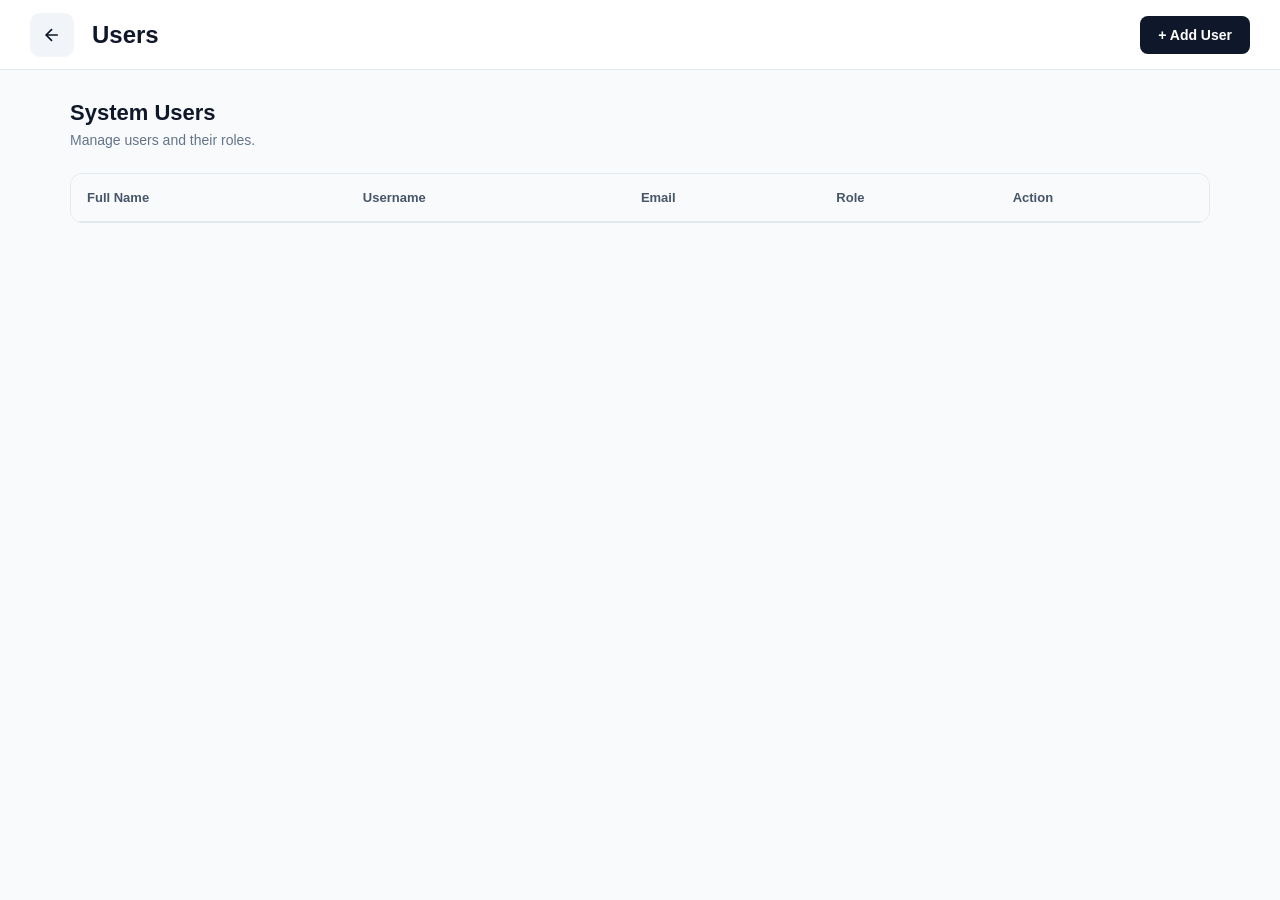
<file: frontendss/users.html>
<!DOCTYPE html>
<html lang="en">

<head>
    <meta charset="UTF-8">
    <meta name="viewport" content="width=device-width, initial-scale=1.0">

    <title>Users</title>

    <link rel="stylesheet" href="users.css">
</head>

<body>

    <!-- Header -->
    <header class="users-header">

        <button class="icon-bt" aria-label="Back"
                onclick="goTo('Dashboad.html')">

            <svg width="30" height="20" viewBox="0 0 24 24"
                 fill="none"
                 stroke="currentColor"
                 stroke-width="2">

                <path d="M19 12H5M12 19l-7-7 7-7"/>

            </svg>

        </button>

        <h1>Users</h1>

        <button class="add-user-btn">
            + Add User
        </button>

    </header>


    <!-- Main content -->
    <main class="users-container">

        <!-- Page heading -->
        <div class="page-title">
            <h2>System Users</h2>
            <p>Manage users and their roles.</p>
        </div>


        <!-- Users table -->
        <div class="users-table-container">

            <table class="users-table">

                <thead>
                    <tr>
                        <th>Full Name</th>
                        <th>Username</th>
                        <th>Email</th>
                        <th>Role</th>
                        <th>Action</th>
                    </tr>
                </thead>

                <tbody id="users-list">

                    <!-- Users will be added here later by JavaScript -->

                </tbody>

            </table>

        </div>

    </main>


    <script>

        function goTo(page) {
            window.location.href = page;
        }

    </script>

</body>

</html>
</file>
<file: frontendss/signup.css>
/* SignUp.css */
* {
  box-sizing: border-box;
  margin: 0;
  padding: 0;
  font-family: system-ui, -apple-system, BlinkMacSystemFont, 'Segoe UI', Roboto, sans-serif;
}

body {
  background-color: #f3f4f6;
  display: flex;
  justify-content: center;
}

.mobile-container {
  width: 100%;
  max-width: 420px;
  background-color: #ffffff;
  min-height: 100vh;
  display: flex;
  flex-direction: column;
}

/* Header curved area matching login */
.logo-header {
  background-color: rgb(42, 36, 92);
  height: 180px;
  border-bottom-left-radius: 40% 40px;
  border-bottom-right-radius: 40% 40px;
  display: flex;
  justify-content: center;
  align-items: center;
}

.logo {
  display: flex;
  flex-direction: column;
  align-items: center;
  text-align: center;
  color: #ffffff;
}
.logo img {
    width: 120px;
    height: 120px;
    object-fit: contain;
    border-radius: 20px;
}

.brand-name {
  font-size: 1.75rem;
  font-weight: 800;
  letter-spacing: 2px;
  line-height: 1.1;
}

.brand-tagline {
  font-size: 0.875rem;
  font-weight: 400;
  opacity: 0.85;
  letter-spacing: 1px;
}

/* Content Container */
.signup-content {
  padding: 1.5rem;
  display: flex;
  flex-direction: column;
  gap: 1.25rem;
}

.welcome-block {
  text-align: center;
}

.welcome-block .title {
  font-size: 1.25rem;
  font-weight: 700;
  color: #111827;
}

.welcome-block .subtitle {
  font-size: 0.85rem;
  color: #6b7280;
  margin-top: 0.25rem;
}

/* Form Styles */
.signup-form {
  display: flex;
  flex-direction: column;
  gap: 1rem;
}

.form-group {
  display: flex;
  flex-direction: column;
  gap: 0.35rem;
}

.form-group label {
  font-size: 0.8rem;
  font-weight: 600;
  color: #374151;
}

.form-group input {
  padding: 0.625rem 0.875rem;
  border: 1px solid #d1d5db;
  border-radius: 0.5rem;
  font-size: 0.875rem;
  outline: none;
}

.form-group input:focus {
  border-color: #2a245c;
}

/* Buttons & Divider */
.btn {
  padding: 0.75rem 1rem;
  border-radius: 0.5rem;
  font-weight: 600;
  text-align: center;
  cursor: pointer;
  text-decoration: none;
  font-size: 0.875rem;
}

.btn-primary {
  background-color: #2563eb;
  color: #ffffff;
  border: none;
}

.btn-secondary {
  background-color: #f3f4f6;
  color: #1f2937;
  border: 1px solid #d1d5db;
}

.divider {
  display: flex;
  align-items: center;
  text-align: center;
  color: #6b7280;
  font-size: 0.8rem;
}

.divider::before,
.divider::after {
  content: '';
  flex: 1;
  border-bottom: 1px solid #e5e7eb;
}

.divider span {
  padding: 0 0.5rem;
}
</file>
<file: frontendss/addproducts.css>
```css
* {
    box-sizing: border-box;
    margin: 0;
    padding: 0;
}

body {
    font-family: Arial, sans-serif;
    background: #f4f6f8;
    min-height: 100vh;
}

.container {
    width: 100%;
    max-width: 500px;
    margin: 0 auto;
    padding: 25px 20px;
}

.add-product-form {
    background: #ffffff;
    padding: 25px;
    border-radius: 12px;
    box-shadow: 0 4px 15px rgba(0, 0, 0, 0.08);
}

.add-product-form h2 {
    text-align: center;
    margin-bottom: 25px;
    color: #1f2937;
}

.add-product-form input {
    width: 100%;
    padding: 13px 14px;
    margin-bottom: 15px;
    border: 1px solid #d1d5db;
    border-radius: 8px;
    font-size: 15px;
    outline: none;
}

.add-product-form input:focus {
    border-color: #2563eb;
    box-shadow: 0 0 0 2px rgba(37, 99, 235, 0.1);
}

.add-product-form button {
    width: 100%;
    padding: 13px;
    border: none;
    border-radius: 8px;
    background: #2563eb;
    color: white;
    font-size: 16px;
    font-weight: 600;
    cursor: pointer;
}

.add-product-form button:hover {
    background: #1d4ed8;
}
.icon-bt {
  background: none;
  border: none;
  cursor: pointer;
  color: #e1e5ec;
  display: flex;
  align-items: center;
}
</file>
<file: frontendss/addtosale.css>
* {
    box-sizing: border-box;
    margin: 0;
    padding: 0;
}

body {
    font-family: Arial, sans-serif;
    background: #f8fafc;
    color: #0f172a;
}


/* Header */

.sale-header {
    display: flex;
    align-items: center;
    gap: 15px;

    padding: 20px;

    background: white;
    border-bottom: 1px solid #e2e8f0;
}

.sale-header h1 {
    font-size: 24px;
}

.sale-header p {
    color: #64748b;
    margin-top: 4px;
}

.back-btn {
    width: 42px;
    height: 42px;

    border: none;
    border-radius: 10px;

    background: #e2e8f0;

    font-size: 24px;
    cursor: pointer;
}


/* Main */

.sale-container {
    max-width: 1000px;
    margin: 30px auto;

    padding: 0 20px;
}


/* Sale items */

.sale-items {
    background: white;

    padding: 20px;

    border-radius: 12px;

    margin-bottom: 20px;
}

.sale-items h2,
.sale-summary h2 {
    margin-bottom: 20px;
}


/* Individual product */

.sale-item {
    display: flex;
    align-items: center;
    gap: 20px;

    padding: 18px 0;

    border-bottom: 1px solid #e2e8f0;
}

.product-info {
    flex: 1;
}

.product-info h3 {
    margin-bottom: 6px;
}

.product-info p {
    color: #64748b;
    font-size: 14px;
}


/* Quantity */

.quantity {
    display: flex;
    align-items: center;
    gap: 10px;
}

.quantity button {
    width: 32px;
    height: 32px;

    border: none;
    border-radius: 6px;

    background: #e2e8f0;

    cursor: pointer;
}

.quantity span {
    min-width: 25px;
    text-align: center;
}


/* Price */

.item-total {
    font-weight: bold;
    min-width: 110px;
}


/* Remove */

.remove-btn {
    border: none;
    background: none;

    color: #ef4444;

    font-size: 24px;

    cursor: pointer;
}


/* Summary */

.sale-summary {
    background: white;

    padding: 20px;

    border-radius: 12px;
}

.summary-row {
    display: flex;
    justify-content: space-between;

    padding: 12px 0;

    border-bottom: 1px solid #e2e8f0;
}

.summary-row.total {
    font-size: 20px;
    font-weight: bold;

    border-bottom: none;
}

.checkout-btn {
    width: 100%;

    margin-top: 15px;

    padding: 15px;

    border: none;
    border-radius: 8px;

    background: #0f172a;
    color: white;

    font-size: 16px;
    font-weight: bold;

    cursor: pointer;
}

.checkout-btn:hover {
    background: #1e293b;
}

.payment-popup {
    display: none;

    position: fixed;
    top: 0;
    left: 0;

    width: 100%;
    height: 100%;

    background: rgba(0, 0, 0, 0.5);

    align-items: center;
    justify-content: center;
}

.payment-box {
    background: white;
    width: 350px;
    padding: 25px;
    border-radius: 12px;

    box-shadow: 0 10px 30px rgba(0, 0, 0, 0.2);

    text-align: center;
}

.payment-buttons {
    display: flex;
    gap: 12px;
    justify-content: center;
    margin: 20px 0;
}

.payment-buttons button {
    padding: 12px 20px;
    border: none;
    border-radius: 8px;
    cursor: pointer;
}

#close-payment {
    padding: 10px 20px;
    border: none;
    border-radius: 8px;
    cursor: pointer;
}
</file>
<file: frontendss/checkout.css>
/* Checkout.css */
* {
  box-sizing: border-box;
  margin: 0;
  padding: 0;
  font-family: system-ui, -apple-system, BlinkMacSystemFont, 'Segoe UI', Roboto, sans-serif;
}

body {
  background-color: #f3f4f6;
  display: flex;
  justify-content: center;
}

.mobile-container {
  width: 100%;
  max-width: 420px;
  background-color: #ffffff;
  min-height: 100vh;
  display: flex;
  flex-direction: column;
}

/* Header */
.app-header {
  display: flex;
  align-items: center;
  gap: 1rem;
  padding: 1rem;
  background-color: #ffffff;
  border-bottom: 1px solid #e5e7eb;
}

.app-header h1 {
  font-size: 1.125rem;
  color: #111827;
}

.icon-btn {
  background: none;
  border: none;
  cursor: pointer;
  color: #374151;
  display: flex;
}

/* Content Container */
.checkout-content {
  padding: 1rem;
  display: flex;
  flex-direction: column;
  gap: 1.25rem;
  flex: 1;
}

.form-group {
  display: flex;
  flex-direction: column;
  gap: 0.5rem;
}

.form-group label {
  font-size: 0.8rem;
  color: #6b7280;
}

.select-box {
  display: flex;
  justify-content: space-between;
  align-items: center;
  padding: 0.625rem 0.875rem;
  border: 1px solid #d1d5db;
  border-radius: 0.5rem;
  font-size: 0.875rem;
  color: #111827;
  cursor: pointer;
}

.chevron {
  font-size: 0.7rem;
  color: #6b7280;
}

/* Payment Method Tabs */
.payment-options {
  display: grid;
  grid-template-columns: repeat(4, 1fr);
  gap: 0.5rem;
}

.pay-btn {
  background-color: #f3f4f6;
  border: 1px solid #e5e7eb;
  padding: 0.5rem 0;
  border-radius: 0.375rem;
  font-size: 0.8rem;
  color: #374151;
  cursor: pointer;
}

.pay-btn.active {
  background-color: #2a245c;
  color: #ffffff;
  border-color: #2a245c;
  font-weight: 600;
}

/* Items List Section */
.items-summary {
  display: flex;
  flex-direction: column;
  gap: 0.75rem;
}

.section-label {
  font-size: 0.8rem;
  color: #6b7280;
}

.item-row {
  display: flex;
  align-items: center;
  gap: 0.75rem;
  font-size: 0.85rem;
}

.qty {
  color: #6b7280;
  font-weight: 600;
}

.item-details {
  display: flex;
  flex-direction: column;
  flex: 1;
}

.item-name {
  color: #111827;
  font-weight: 500;
}

.item-meta {
  font-size: 0.75rem;
  color: #9ca3af;
}

.item-total {
  font-weight: 500;
  color: #111827;
}

/* Totals Summary */
.totals-block {
  margin-top: auto;
  display: flex;
  flex-direction: column;
  gap: 0.5rem;
  padding-top: 1rem;
  border-top: 1px solid #e5e7eb;
  font-size: 0.875rem;
}

.total-row {
  display: flex;
  justify-content: space-between;
  color: #4b5563;
}

.main-total {
  color: #111827;
  font-size: 1rem;
  padding: 0.25rem 0;
}

.change-row {
  font-size: 1rem;
}

.text-success {
  color: #16a34a;
}

/* Complete Sale Button */
.complete-btn {
  background-color: #2563eb;
  color: #ffffff;
  border: none;
  padding: 0.875rem;
  border-radius: 0.5rem;
  font-size: 0.95rem;
  font-weight: 600;
  cursor: pointer;
  margin-top: 0.5rem;
}
</file>
<file: frontendss/cover.css>
/* cover.css */

/* Reset & Root Setup */
* {
  box-sizing: border-box;
  margin: 0;
  padding: 0;
  font-family: system-ui, -apple-system, BlinkMacSystemFont, 'Segoe UI', Roboto, sans-serif;
}

body {
  background-color: #f3f4f6;
  display: flex;
  justify-content: center;
  align-items: flex-start;
  min-height: 100vh;
}

/* Page Outer Layout Container */
body > header.logo-header,
body > .details {
  width: 100%;
}

/* Wrapper to structure as a mobile card view */
body {
  flex-direction: column;
  align-items: center;
}

/* Mobile Viewport Container */
.logo-header,
.details {
  max-width: 420px;
  background-color: #ffffff;
}

/* Header curved area matching VicTech theme */
.logo-header {
  background-color: rgb(42, 36, 92);
  height: 220px;
  border-bottom-left-radius: 40% 40px;
  border-bottom-right-radius: 40% 40px;
  display: flex;
  justify-content: center;
  align-items: center;
}

.logo {
  display: flex;
  flex-direction: column;
  align-items: center;
  text-align: center;
  color: #ffffff;
}

.logo img {
    width: 120px;
    height: 120px;
    object-fit: contain;
    border-radius: 20px;
}

.brand-name {
  font-size: 1.85rem;
  font-weight: 800;
  letter-spacing: 2px;
  line-height: 1.1;
}

.brand-tagline {
  font-size: 0.875rem;
  font-weight: 400;
  opacity: 0.85;
  letter-spacing: 1px;
  text-transform: uppercase;
  margin-top: 2px;
}

/* Details Section Layout */
.details {
  padding: 1.75rem 1.5rem;
  display: flex;
  flex-direction: column;
  gap: 1.25rem;
  min-height: calc(100vh - 180px);
}

.welcome-header {
  text-align: center;
}

.welcome-header .message {
  font-size: 1.35rem;
  font-weight: 700;
  color: #111827;
}

.welcome-header .subtitle {
  font-size: 0.875rem;
  color: #6b7280;
  margin-top: 0.25rem;
}

/* Form Styles */
.login-form {
  display: flex;
  flex-direction: column;
  gap: 1rem;
}

.form-group {
  display: flex;
  flex-direction: column;
  gap: 0.35rem;
}

.form-group label {
  font-size: 0.8rem;
  font-weight: 600;
  color: #374151;
}

.form-group input {
  padding: 0.65rem 0.875rem;
  border: 1px solid #d1d5db;
  border-radius: 0.5rem;
  font-size: 0.875rem;
  outline: none;
  transition: border-color 0.2s, box-shadow 0.2s;
}

.form-group input:focus {
  border-color: rgb(42, 36, 92);
  box-shadow: 0 0 0 3px rgba(42, 36, 92, 0.15);
}

/* Form Actions Row (Remember Me & Forgot Password) */
.form-actions {
  display: flex;
  justify-content: space-between;
  align-items: center;
  font-size: 0.8rem;
  margin-top: -0.25rem;
  margin-bottom: 0.5rem;
}

.checkbox-label {
  display: flex;
  align-items: center;
  gap: 0.4rem;
  color: #4b5563;
  cursor: pointer;
  user-select: none;
}

.checkbox-label input[type="checkbox"] {
  accent-color: rgb(42, 36, 92);
  width: 0.95rem;
  height: 0.95rem;
  cursor: pointer;
}

.forgot-link {
  color: rgb(42, 36, 92);
  text-decoration: none;
  font-weight: 600;
  transition: opacity 0.2s;
}

.forgot-link:hover {
  text-decoration: underline;
  opacity: 0.85;
}

/* Buttons */
.btn {
  padding: 0.75rem 1rem;
  border-radius: 0.5rem;
  font-weight: 600;
  text-align: center;
  cursor: pointer;
  text-decoration: none;
  font-size: 0.875rem;
  transition: background-color 0.2s, transform 0.1s;
}

.btn:active {
  transform: scale(0.99);
}

.btn-primary {
  background-color: rgb(42, 36, 92);
  color: #ffffff;
  border: none;
}

.btn-primary:hover {
  background-color: rgb(32, 27, 72);
}

.btn-secondary {
  background-color: #f3f4f6;
  color: #1f2937;
  border: 1px solid #d1d5db;
  display: block;
}

.btn-secondary:hover {
  background-color: #e5e7eb;
}

/* Divider */
.divider {
  display: flex;
  align-items: center;
  text-align: center;
  color: #9ca3af;
  font-size: 0.8rem;
  text-transform: uppercase;
  margin: 0.25rem 0;
}

.divider::before,
.divider::after {
  content: '';
  flex: 1;
  border-bottom: 1px solid #e5e7eb;
}

.divider span {
  padding: 0 0.75rem;
}
@media (max-width :480px) {
  body{
    padding: 0;
    align-items: flex-start;
  }
  .mobile-container{
    border-radius: 0;
    box-shadow: none;
    min-height: 100vh;
  }
  .logo-header{
    border-bottom-left-radius: 40% 25px;
    border-top-right-radius: 40% 25px;
  }
  
}
</file>
<file: frontendss/customer.css>
/* Customers.css */
* {
  box-sizing: border-box;
  margin: 0;
  padding: 0;
  font-family: system-ui, -apple-system, BlinkMacSystemFont, 'Segoe UI', Roboto, sans-serif;
}

body {
  background-color: #f3f4f6;
  display: flex;
  justify-content: center;
}

.mobile-container {
  width: 100%;
  max-width: 420px;
  background-color: #f9fafb;
  min-height: 100vh;
  padding-bottom: 70px;
}

/* Header */
.app-header {
  display: flex;
  justify-content: space-between;
  align-items: center;
  padding: 1rem;
  background-color: #ffffff;
  border-bottom: 1px solid #e5e7eb;
}

.app-header h1 {
  font-size: 1.125rem;
  color: #111827;
}

.icon-btn {
  background: none;
  border: none;
  cursor: pointer;
  color: #374151;
  display: flex;
  align-items: center;
}

/* Page Content */
.customers-content {
  padding: 1rem;
  display: flex;
  flex-direction: column;
  gap: 1rem;
}

/* Search Box */
.search-box {
  position: relative;
  display: flex;
  align-items: center;
}

.search-box input {
  width: 100%;
  padding: 0.625rem 0.875rem 0.625rem 2.25rem;
  border: 1px solid #d1d5db;
  border-radius: 0.5rem;
  background-color: #ffffff;
  font-size: 0.85rem;
  outline: none;
}

.search-icon {
  position: absolute;
  left: 0.75rem;
  color: #9ca3af;
}

/* Customer Directory */
.customer-list {
  display: flex;
  flex-direction: column;
  gap: 0.5rem;
}

.customer-card {
  background-color: #ffffff;
  border: 1px solid #f0f0f0;
  border-radius: 0.5rem;
  padding: 0.75rem 1rem;
  display: flex;
  align-items: center;
  gap: 0.875rem;
}

.avatar {
  width: 36px;
  height: 36px;
  background-color: #e0e7ff;
  color: #3730a3;
  border-radius: 50%;
  display: flex;
  align-items: center;
  justify-content: center;
  font-weight: 600;
  font-size: 0.875rem;
}

.details {
  display: flex;
  flex-direction: column;
  flex: 1;
}

.name {
  font-size: 0.85rem;
  font-weight: 600;
  color: #111827;
}

.phone {
  font-size: 0.75rem;
  color: #6b7280;
  margin-top: 0.125rem;
}

.chevron {
  color: #9ca3af;
  font-size: 1.25rem;
}

/* Bottom Navigation */
.bottom-nav {
  position: fixed;
  bottom: 0;
  width: 100%;
  max-width: 420px;
  background-color: #ffffff;
  border-top: 1px solid #e5e7eb;
  display: flex;
  justify-content: space-around;
  padding: 0.5rem 0;
}

.nav-item {
  display: flex;
  flex-direction: column;
  align-items: center;
  text-decoration: none;
  color: #6b7280;
  font-size: 0.7rem;
}

.nav-item.active {
  color: #2a245c;
  font-weight: 600;
}
</file>
<file: frontendss/Dashboad.css>
/* Dashboard.css */
* {
  box-sizing: border-box;
  margin: 0;
  padding: 0;
  font-family: system-ui, -apple-system, BlinkMacSystemFont, 'Segoe UI', Roboto, sans-serif;
}

body {
  background-color: #f3f4f6;
  display: flex;
  justify-content: center;
}

.mobile-container {
  width: 100%;
  max-width: 420px;
  background-color: #f9fafb;
  min-height: 100vh;
  padding-bottom: 70px;
}

/* Header */
.app-header {
  display: flex;
  justify-content: space-between;
  align-items: center;
  padding: 1rem;
  background-color: #ffffff;
  border-bottom: 1px solid #e5e7eb;
}

.app-header h1 {
  font-size: 1.125rem;
  color: #111827;
}

.icon-btn {
  background: none;
  border: none;
  cursor: pointer;
  color: #374151;
}

/* Content Layout */
.dashboard-content {
  padding: 1rem;
  display: flex;
  flex-direction: column;
  gap: 1.25rem;
}

.card {
  background: #ffffff;
  border-radius: 0.75rem;
  padding: 1rem;
  box-shadow: 0 1px 3px rgba(0,0,0,0.05);
  border: 1px solid #f0f0f0;
}

/* Main Banner */
.banner-card {
  background-color: #4c3cdd;
  color: #ffffff;
  display: flex;
  justify-content: space-between;
  align-items: flex-start;
}

.card-label {
  font-size: 0.75rem;
  opacity: 0.8;
}

.banner-card .amount {
  font-size: 1.5rem;
  margin: 0.25rem 0;
}

.badge.positive {
  font-size: 0.7rem;
  background-color: rgba(255, 255, 255, 0.2);
  padding: 0.25rem 0.5rem;
  border-radius: 1rem;
}

/* Metrics Grid */
.metrics-grid {
  display: grid;
  grid-template-columns: 1fr 1fr;
  gap: 0.75rem;
}

.metric-card {
  display: flex;
  align-items: center;
  gap: 0.75rem;
}

.metric-data h3 {
  font-size: 1.25rem;
  color: #111827;
}

.text-danger {
  color: #dc2626;
}

/* Quick Actions */
.section-title {
  font-size: 0.95rem;
  color: #111827;
  margin-bottom: 0.75rem;
}

.quick-actions-grid {
  display: grid;
  grid-template-columns: repeat(4, 1fr);
  gap: 0.5rem;
}

.action-btn {
  background: #ffffff;
  border: 1px solid #e5e7eb;
  border-radius: 0.5rem;
  padding: 0.75rem 0.25rem;
  display: flex;
  flex-direction: column;
  align-items: center;
  gap: 0.35rem;
  font-size: 0.7rem;
  color: #374151;
  cursor: pointer;
}

/* Transactions */
.section-header {
  display: flex;
  justify-content: space-between;
  align-items: center;
}

.see-all {
  font-size: 0.75rem;
  color: #2563eb;
  text-decoration: none;
}

.transaction-list {
  display: flex;
  flex-direction: column;
  gap: 0.5rem;
}

.transaction-item {
  display: flex;
  justify-content: space-between;
  align-items: center;
  padding: 0.75rem 1rem;
}

.tx-info {
  display: flex;
  flex-direction: column;
  font-size: 0.85rem;
}

.tx-info small {
  color: #6b7280;
  font-size: 0.7rem;
}

.tx-amount {
  text-align: right;
  font-size: 0.85rem;
}

.pay-method {
  display: block;
  font-size: 0.7rem;
  color: #6b7280;
}

/* Bottom Navigation */
.bottom-nav {
  position: fixed;
  bottom: 0;
  width: 100%;
  max-width: 420px;
  background-color: #ffffff;
  border-top: 1px solid #e5e7eb;
  display: flex;
  justify-content: space-around;
  padding: 0.5rem 0;
}

.nav-item {
  display: flex;
  flex-direction: column;
  align-items: center;
  text-decoration: none;
  color: #6b7280;
  font-size: 0.7rem;
}

.nav-item.active {
  color: #2a245c;
  font-weight: 600;
}

.sale-count{
   display: inline-flex;
    align-items: center;
    justify-content: center;

    width: 20px;
    height: 20px;

    border-radius: 50%;

    background-color: #ef4444;
    color: white;

    font-size: 12px;
    font-weight: bold;

    margin-left: 4px;

}
</file>
<file: frontendss/newsales.css>
/* NewSale.css */
* {
  box-sizing: border-box;
  margin: 0;
  padding: 0;
  font-family: system-ui, -apple-system, BlinkMacSystemFont, 'Segoe UI', Roboto, sans-serif;
}

body {
  background-color: #f3f4f6;
  display: flex;
  justify-content: center;
}

.mobile-container {
  width: 100%;
  max-width: 420px;
  background-color: #ffffff;
  min-height: 100vh;
  display: flex;
  flex-direction: column;
}

/* Header */
.app-header {
  display: flex;
  justify-content: space-between;
  align-items: center;
  padding: 1rem;
  background-color: #ffffff;
  border-bottom: 1px solid #e5e7eb;
}

.app-header h1 {
  font-size: 1.125rem;
  color: #111827;
}

.icon-btn {
  background: none;
  border: none;
  cursor: pointer;
  color: #374151;
  display: flex;
  align-items: center;
}

/* Main Content Area */
.sale-content {
  padding: 1rem;
  display: flex;
  flex-direction: column;
  gap: 1rem;
  flex: 1;
}

/* Search Box */
.search-box {
  position: relative;
  display: flex;
  align-items: center;
}

.search-box input {
  width: 100%;
  padding: 0.625rem 2.5rem 0.625rem 2.25rem;
  border: 1px solid #d1d5db;
  border-radius: 0.5rem;
  background-color: #ffffff;
  font-size: 0.85rem;
  outline: none;
}

.search-icon {
  position: absolute;
  left: 0.75rem;
  color: #9ca3af;
}

.scan-btn {
  position: absolute;
  right: 0.75rem;
  background: none;
  border: none;
  color: #374151;
  cursor: pointer;
}

/* Product Selection List */
.product-selection-list {
  display: flex;
  flex-direction: column;
  gap: 0.75rem;
}

.product-item {
  display: flex;
  align-items: center;
  justify-content: space-between;
  padding-bottom: 0.75rem;
  border-bottom: 1px solid #f3f4f6;
}

.thumb {
  width: 36px;
  height: 36px;
  background-color: #f3f4f6;
  border-radius: 0.375rem;
  display: flex;
  align-items: center;
  justify-content: center;
  font-size: 1.1rem;
}

.details {
  display: flex;
  flex-direction: column;
  flex: 1;
  margin-left: 0.75rem;
}

.name {
  font-size: 0.85rem;
  font-weight: 500;
  color: #111827;
}

.price {
  font-size: 0.75rem;
  color: #6b7280;
}

.add-btn {
  background: none;
  border: none;
  color: #2563eb;
  font-size: 1.5rem;
  cursor: pointer;
  line-height: 1;
}

/* Summary Card Bottom Container */
.summary-card {
  margin-top: auto;
  background-color: #f9fafb;
  border-radius: 0.75rem;
  padding: 1rem;
  display: flex;
  flex-direction: column;
  gap: 0.5rem;
  border: 1px solid #e5e7eb;
}

.summary-row {
  display: flex;
  justify-content: space-between;
  font-size: 0.85rem;
  color: #4b5563;
}

.summary-row.total {
  font-size: 1rem;
  color: #111827;
  padding-top: 0.25rem;
}

.checkout-btn {
  margin-top: 0.75rem;
  background-color: #2563eb;
  color: #ffffff;
  padding: 0.75rem 1rem;
  border-radius: 0.5rem;
  text-decoration: none;
  display: flex;
  justify-content: space-between;
  align-items: center;
  font-weight: 600;
  font-size: 0.9rem;
}
</file>
<file: frontendss/phone.css>
* {
    box-sizing: border-box;
    margin: 0;
    padding: 0;
}

body {
    font-family: Arial, sans-serif;
    background: #f5f6f8;
    color: #222;
}

.header {
    display: flex;
    align-items: center;
    gap: 15px;
    margin-bottom: 18px;
}

.container {
    max-width: 500px;
    margin: auto;
    padding: 20px;
}
.category-tabs {
display: flex;
gap: 10px;
margin-bottom: 20px;
overflow-x: auto;
scrollbar-width: none;
}

.category-tabs::-webkit-scrollbar {
display: none;
}

.category-tab {
flex: 0 0 auto;
border: none;
padding: 10px 18px;
border-radius: 20px;
background: #ffffff;
color: #555;
font-size: 14px;
font-weight: 600;
cursor: pointer;
}

.category-tab.active {
background: #2563eb;
color: white;
}

/* Swipeable category area */

.category-container {
display: flex;
overflow-x: auto;

scroll-snap-type: x mandatory;
scroll-behavior: smooth;

scrollbar-width: none;

margin-left: -20px;
margin-right: -20px;


}

.category-container::-webkit-scrollbar {
display: none;
}

/* Each category takes the whole screen */

.category-page {
flex: 0 0 100%;
width: 100%;

scroll-snap-align: start;

padding-left: 20px;
padding-right: 20px;


}

/* Product card */

.product-card {
display: flex;
align-items: center;
gap: 15px;

background: white;
padding: 15px;
margin-bottom: 12px;

border-radius: 12px;

cursor: pointer;

box-shadow: 0 2px 8px rgba(0, 0, 0, 0.06);

transition: transform 0.15s ease;


}

.product-card:active {
transform: scale(0.97);
}

/* Product image */

.image {
width: 65px;
height: 65px;

flex-shrink: 0;

display: flex;
align-items: center;
justify-content: center;

background: #f1f3f5;
border-radius: 10px;

overflow: hidden;


}

.image img {
width: 100%;
height: 100%;
object-fit: contain;
}

/* Product information */

.product-info {
flex: 1;
}

.product-name {
display: block;
font-size: 16px;
font-weight: 600;
}

.price {
display: block;
margin-top: 5px;

color: #2563eb;
font-size: 14px;
font-weight: 600;


}

.stock {
display: block;
margin-top: 4px;

color: #16a34a;
font-size: 12px;


}

/* Arrow */

.arrow {
font-size: 25px;
color: #999;
}
.search-box {
    margin-bottom: 20px;
}

.search-box input {
    width: 100%;
    padding: 12px 15px;
    border: 1px solid #ddd;
    border-radius: 10px;
    font-size: 16px;
    outline: none;
}

.search-box input:focus {
    border-color: #2563eb;
}
.icon-btn {
  background: none;
  border: none;
  cursor: pointer;
  color: #374151;
  display: flex;
  align-items: center;
}

.bottom-nav {
    position: fixed;
    bottom: 0;
    left: 0;
    right: 0;

    height: 65px;

    background: white;
    border-top: 1px solid #ddd;

    display: flex;
    justify-content: space-around;
    align-items: center;
}

.nav-item {
    flex: 1;
    text-align: center;
    cursor: pointer;
    color: #777;
}

.nav-item span {
    display: block;
    font-size: 20px;
}

.nav-item small {
    font-size: 11px;
}

.nav-item.active {
    color: #2563eb;
}


.modal {
    display: none;

    position: fixed;
    inset: 0;

    background: rgba(0, 0, 0, 0.5);

    align-items: center;
    justify-content: center;

    padding: 20px;

    z-index: 1000;
}

.modal.show {
    display: flex;
}

.modal-content {
    position: relative;

    width: 100%;
    max-width: 380px;

    background: white;

    border-radius: 18px;

    padding: 25px;

    text-align: center;
}

.close-btn {
    position: absolute;

    top: 10px;
    right: 15px;

    border: none;
    background: transparent;

    font-size: 28px;

    cursor: pointer;
}

.modal-image {
    width: 140px;
    height: 140px;

    margin: 10px auto 20px;

    background: #f5f5f5;

    border-radius: 15px;

    display: flex;
    align-items: center;
    justify-content: center;

    overflow: hidden;
}

.modal-image img {
    width: 100%;
    height: 100%;

    object-fit: contain;
}

.modal-content p {
    color: #2563eb;
    font-weight: bold;
    font-size: 18px;
}

.modal-content input {
    width: 100%;

    padding: 12px;

    margin: 8px 0 20px;

    border: 1px solid #ddd;
    border-radius: 8px;

    font-size: 16px;
}

.modal-action {
    display: flex;
    gap: 10px;
}

.modal-action button {
    flex: 1;

    padding: 13px;

    border: none;
    border-radius: 8px;

    color: white;

    font-weight: 600;

    cursor: pointer;
}

.stock-btn {
    background: #16a34a;
}

.sell-btn {
    background: #2563eb;
}

.modal-button button {
    padding: 10px 15px;
    margin: 5px;
    cursor: pointer;
    color: #16a34a;
}

.nav-item {
  display: flex;
  flex-direction: column;
  align-items: center;
  text-decoration: none;
  color: #6b7280;
  font-size: 0.7rem;
}

.nav-item.active {
  color: #2a245c;
  font-weight: 600;
}

.sale-count{
   display: inline-flex;
    align-items: center;
    justify-content: center;

    width: 20px;
    height: 20px;

    border-radius: 50%;

    background-color: #ef4444;
    color: white;

    font-size: 12px;
    font-weight: bold;

    margin-left: 4px;

}
</file>
<file: frontendss/reports.css>
/* Reports.css */
* {
  box-sizing: border-box;
  margin: 0;
  padding: 0;
  font-family: system-ui, -apple-system, BlinkMacSystemFont, 'Segoe UI', Roboto, sans-serif;
}

body {
  background-color: #edeef0;
  display: flex;
  justify-content: center;
}

.mobile-container {
  width: 100%;
  max-width: 420px;
  background-color: #d1d9e1;
  min-height: 100vh;
  padding-bottom: 70px;
}

/* Header */
.app-header {
  display: flex;
  align-items: center;
  gap: 1rem;
  padding: 1rem;
  background-color: #ffffff;
  border-bottom: 1px solid #e5e7eb;
}

.app-header h1 {
  font-size: 1.125rem;
  color: #111827;
}

.icon-btn {
  background: none;
  border: none;
  cursor: pointer;
  color: #374151;
  display: flex;
}

/* Page Layout */
.reports-content {
  padding: 1rem;
  display: flex;
  flex-direction: column;
  gap: 1rem;
}

/* Date Selector Filter */
.date-selector {
  display: flex;
  align-items: center;
  gap: 0.5rem;
  background-color: #ffffff;
  border: 1px solid #d1d5db;
  padding: 0.625rem 0.875rem;
  border-radius: 0.5rem;
  font-size: 0.8rem;
  color: #374151;
  cursor: pointer;
}

.date-selector span:nth-child(2) {
  flex: 1;
}

.chevron {
  font-size: 0.7rem;
  color: #6b7280;
}

/* Base Card Style */
.card {
  background: #ffffff;
  border-radius: 0.5rem;
  padding: 0.875rem;
  border: 1px solid #e5e7eb;
}

/* Metrics Grid */
.metrics-grid {
  display: grid;
  grid-template-columns: 1fr 1fr;
  gap: 0.75rem;
}

.card-label {
  font-size: 0.75rem;
  color: #6b7280;
}

.metric-card h3 {
  font-size: 1.1rem;
  color: #111827;
  margin-top: 0.25rem;
}

/* Chart Container */
.chart-card {
  display: flex;
  flex-direction: column;
  gap: 0.75rem;
}

.chart-header h2 {
  font-size: 0.9rem;
  color: #111827;
}

.chart-container {
  display: flex;
  flex-direction: column;
  gap: 0.5rem;
}

.chart-svg {
  width: 100%;
  height: 100px;
}

.chart-labels {
  display: flex;
  justify-content: space-between;
  font-size: 0.7rem;
  color: #9ca3af;
}

/* Top Selling Section */
.section-title {
  font-size: 0.9rem;
  color: #111827;
  margin-bottom: 0.5rem;
}

.top-products-list {
  display: flex;
  flex-direction: column;
}

.top-product-item {
  display: flex;
  align-items: center;
  gap: 0.75rem;
  background-color: #ffffff;
  border: 1px solid #e5e7eb;
  padding: 0.75rem;
  border-radius: 0.5rem;
}

.rank {
  font-weight: 600;
  color: #6b7280;
  font-size: 0.85rem;
}

.thumb {
  width: 32px;
  height: 32px;
  background-color: #f3f4f6;
  border-radius: 0.375rem;
  display: flex;
  align-items: center;
  justify-content: center;
  font-size: 1rem;
}

.details {
  display: flex;
  flex-direction: column;
  flex: 1;
}

.details .name {
  font-size: 0.8rem;
  font-weight: 600;
  color: #111827;
}

.details .meta {
  font-size: 0.7rem;
  color: #6b7280;
}

.total-revenue {
  font-size: 0.8rem;
  font-weight: 600;
  color: #111827;
}

/* Bottom Navigation */
.bottom-nav {
  position: fixed;
  bottom: 0;
  width: 100%;
  max-width: 420px;
  background-color: #ffffff;
  border-top: 1px solid #e5e7eb;
  display: flex;
  justify-content: space-around;
  padding: 0.5rem 0;
}

.nav-item {
  display: flex;
  flex-direction: column;
  align-items: center;
  text-decoration: none;
  color: #6b7280;
  font-size: 0.7rem;
}

.nav-item.active {
  color: #2a245c;
  font-weight: 600;
}
</file>
<file: frontendss/users.css>
/* ------------------------------
   General
------------------------------ */

* {
    box-sizing: border-box;
    margin: 0;
    padding: 0;
}

body {
    font-family: Arial, sans-serif;
    background: #f8fafc;
    color: #0f172a;
}


/* ------------------------------
   Header
------------------------------ */

.users-header {
    height: 70px;
    padding: 0 30px;

    display: flex;
    align-items: center;
    gap: 18px;

    background: #ffffff;
    border-bottom: 1px solid #e2e8f0;
}

.users-header h1 {
    font-size: 24px;
    font-weight: 600;
}


/* ------------------------------
   Back button
------------------------------ */

.icon-bt {
    width: 44px;
    height: 44px;

    display: flex;
    align-items: center;
    justify-content: center;

    border: none;
    border-radius: 10px;

    background: #f1f5f9;
    color: #0f172a;

    cursor: pointer;

    transition: 0.2s ease;
}

.icon-bt:hover {
    background: #e2e8f0;
    transform: translateX(-2px);
}

.icon-bt:active {
    transform: scale(0.95);
}


/* ------------------------------
   Add User button
------------------------------ */

.add-user-btn {
    margin-left: auto;

    padding: 11px 18px;

    border: none;
    border-radius: 8px;

    background: #0f172a;
    color: white;

    font-size: 14px;
    font-weight: 600;

    cursor: pointer;

    transition: 0.2s ease;
}

.add-user-btn:hover {
    background: #1e293b;
}


/* ------------------------------
   Main container
------------------------------ */

.users-container {
    width: 100%;
    max-width: 1200px;

    margin: 0 auto;
    padding: 30px;
}


/* ------------------------------
   Page title
------------------------------ */

.page-title {
    margin-bottom: 25px;
}

.page-title h2 {
    font-size: 22px;
    margin-bottom: 6px;
}

.page-title p {
    color: #64748b;
    font-size: 14px;
}


/* ------------------------------
   Table container
------------------------------ */

.users-table-container {
    background: #ffffff;

    border: 1px solid #e2e8f0;
    border-radius: 12px;

    overflow-x: auto;
}


/* ------------------------------
   Table
------------------------------ */

.users-table {
    width: 100%;
    border-collapse: collapse;
}

.users-table th {
    padding: 16px;

    text-align: left;

    background: #f8fafc;
    color: #475569;

    font-size: 13px;
    font-weight: 600;

    border-bottom: 1px solid #e2e8f0;
}

.users-table td {
    padding: 16px;

    font-size: 14px;

    border-bottom: 1px solid #f1f5f9;
}

.users-table tbody tr:hover {
    background: #f8fafc;
}

.users-table tbody tr:last-child td {
    border-bottom: none;
}


/* ------------------------------
   Mobile
------------------------------ */

@media (max-width: 700px) {

    .users-header {
        padding: 0 15px;
    }

    .users-container {
        padding: 20px 15px;
    }

    .users-header h1 {
        font-size: 20px;
    }

    .add-user-btn {
        padding: 9px 12px;
    }

}
</file>
